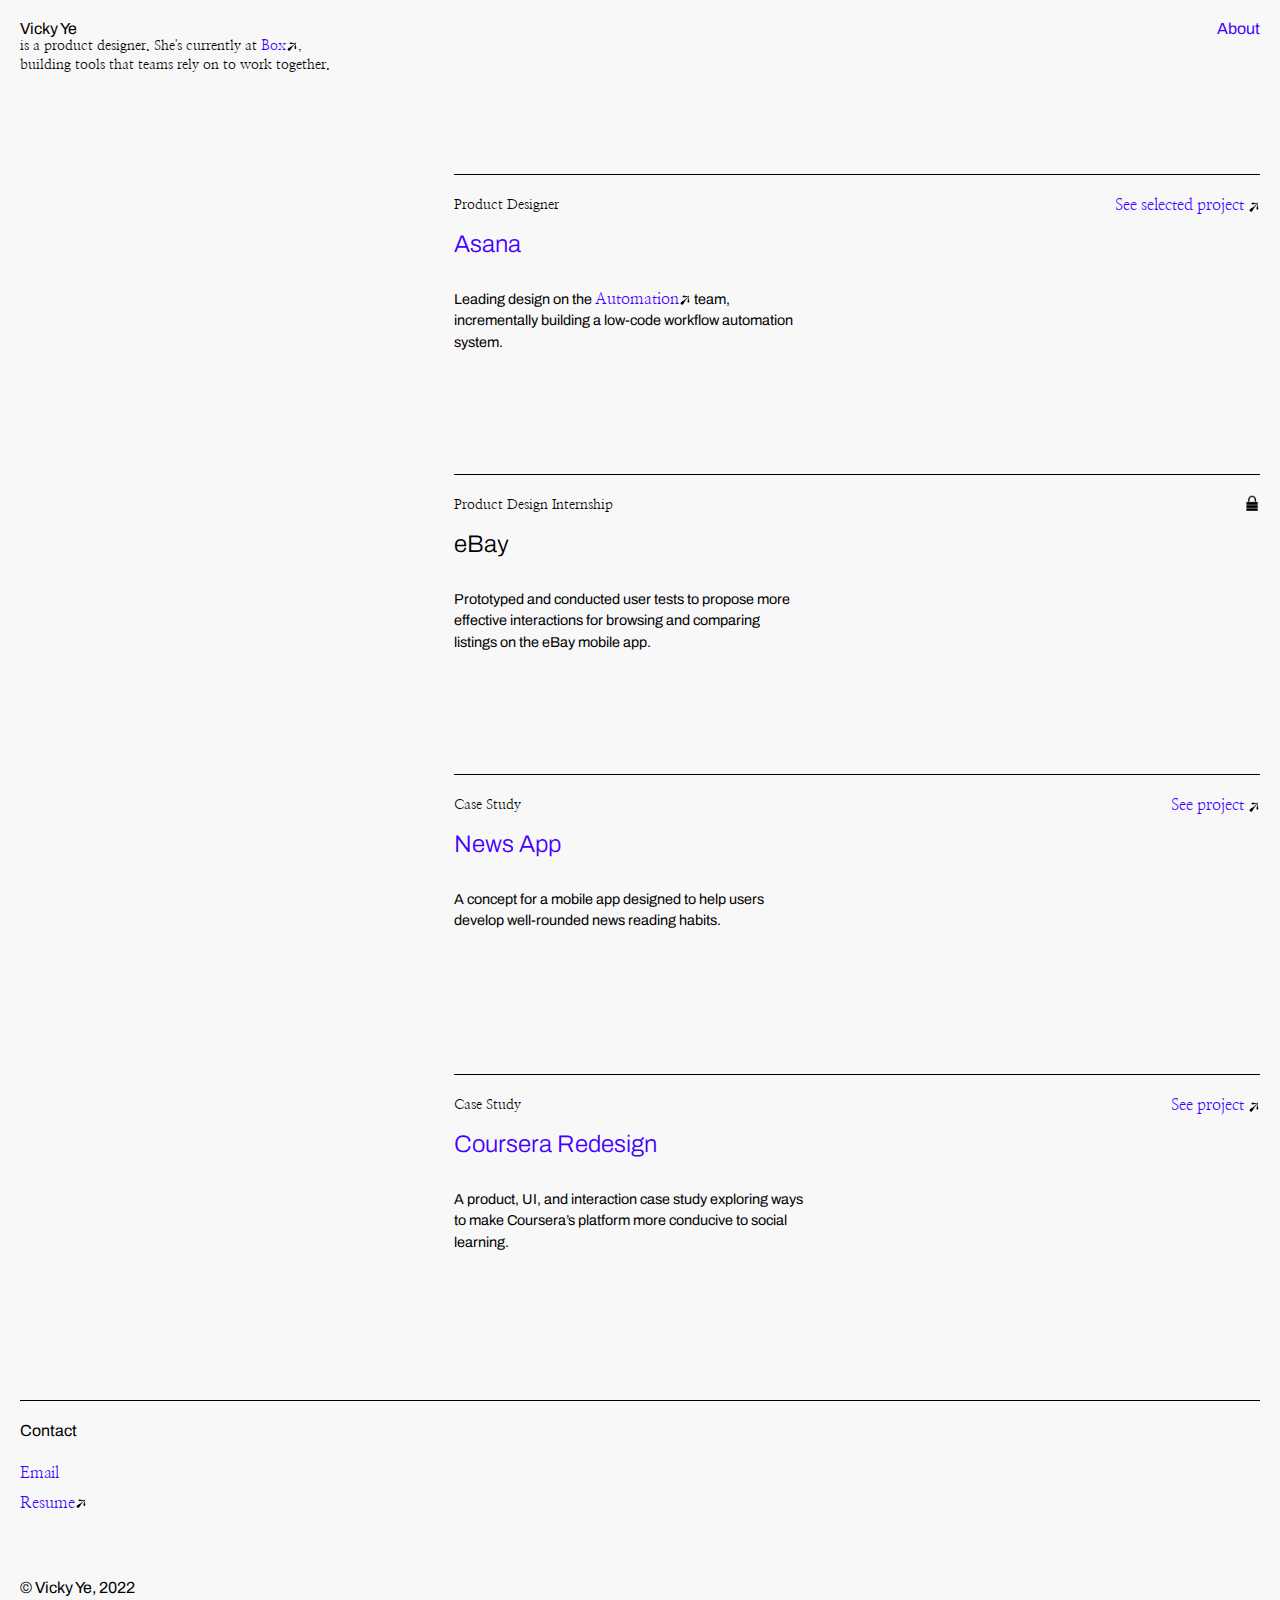
<file: index.html>
<!-- hi -->

<!DOCTYPE HTML>

<html lang="en">
<head>
  <meta charset="utf-8">

  <title>Vicky Ye</title>
  <meta name="description" content="Vicky Ye Portfolio">
  <meta name="author" content="Vicky Ye">
  <meta name="viewport" content="width=device-width, initial-scale=1, maximum-scale=1" />

  <!-- <link rel="stylesheet" href="https://maxcdn.bootstrapcdn.com/bootstrap/4.1.3/css/bootstrap.min.css"> -->
  <link rel="stylesheet" href="css/style.css">
  <link rel="shortcut icon" type="image/png" href="images/favicon.png"/>

  <!-- <link rel="preconnect" href="https://fonts.googleapis.com">
  <link rel="preconnect" href="https://fonts.gstatic.com" crossorigin> -->
  <!-- <link href="https://fonts.googleapis.com/css2?family=Nanum+Myeongjo&family=Xanh+Mono:ital@0;1&display=swap" rel="stylesheet"> -->
  <link rel="preconnect" href="https://fonts.googleapis.com">
  <link rel="preconnect" href="https://fonts.gstatic.com" crossorigin>
  <link href="https://fonts.googleapis.com/css2?family=Archivo:wght@300;400&family=Nanum+Myeongjo:wght@700&display=swap" rel="stylesheet">


  <!-- <link href="https://fonts.googleapis.com/css2?family=Markazi+Text:wght@400;600&display=swap" rel="stylesheet"> -->
  <!-- <link href="https://fonts.googleapis.com/css?family=Lato|Spectral:300,800&display=swap" rel="stylesheet"> -->
  <!-- <link href="https://fonts.googleapis.com/css?family=Martel+Sans&display=swap" rel="stylesheet"> -->
  <link rel="icon" href="images/favicon.png" sizes="32x32" type="image/png">

  <script src="https://ajax.googleapis.com/ajax/libs/jquery/3.3.1/jquery.min.js"></script>
  <script src="https://cdnjs.cloudflare.com/ajax/libs/popper.js/1.14.3/umd/popper.min.js"></script>
  <!-- <script src="https://maxcdn.bootstrapcdn.com/bootstrap/4.1.3/js/bootstrap.min.js"></script> -->

  <script src="js/jquery-3.4.1.min.js"></script>
  <script src="js/jquery-ui.min.js"></script>
  <!-- <script src="js/cursor.js"></script> -->
  <!-- <script src="js/titlefx.js"></script> -->

  <!-- Global site tag (gtag.js) - Google Analytics -->
  <script async src="https://www.googletagmanager.com/gtag/js?id=UA-126299862-1"></script>
  <script>
    window.dataLayer = window.dataLayer || [];
    function gtag(){dataLayer.push(arguments);}
    gtag('js', new Date());

    gtag('config', 'UA-126299862-1');
  </script>

</head>

<body>

  <div class="container" style="min-height:100vh;">

    <div class="header">
        <div class="header-left">
          Vicky Ye
        </div>
        <div class="header-right">
            <a href="./about.html" class="nav">About</a>
        </div>
        <p>is a product designer. She's currently at <a href="https://www.box.com/">Box</a><img class="textimg" src="images/linkarrow.png">, building tools that teams rely on to work together.</p>
    </div>

    <div class="main">

      <div class="intro">

        <!-- <h1>Vicky Ye is a product designer currently building work management tools at <a href="https://asana.com/">Asana</a><img class="textimg" src="images/linkarrow.png">.</h1> -->
        <!-- <p>⤳ is a product designer based in San Francisco. Currently at Asana↗ and previously at eBay↗. ❡</p> -->

      </div>


      <div class="content">

        <div class="row">
          <div class="rowimg"></div>

          <div class="topline" style="text-align:left;">
              Product Designer
              <span style="float:right;">
                  <a href="./task_templates.html">See selected project</a> <img class="textimg" src="images/linkarrow.png">
              </span>
            <h1><a href="./task_templates.html"><span class="rowtitle">Asana</span></a></h1>
            <p>Leading design on the <a href="https://asana.com/product/automation" target="_blank">Automation</a><img class="textimg" src="images/linkarrow.png"> team, incrementally building a low-code workflow automation system.
            </p>
          </div>

        </div>


        <div class="row">
          <div class="rowimg"></div>

            <div class="topline" style="text-align:left;">
                Product Design Internship
                <span style="float:right;">
                    <img style="width:16px" src="images/lock.png">
                </span>

            <h1><span class="rowtitle">eBay</span></h1>

            <p>Prototyped and conducted user tests to propose more effective interactions for browsing and comparing listings on the eBay mobile app.</p>
          </div>

        </div>


        <div class="row">
          <div class="rowimg"></div>

          <div class="topline" style="text-align:left;">
              Case Study
              <span style="float:right;">
                  <a href="./news.html">See project</a> <img class="textimg" src="images/linkarrow.png">
              </span>

            <h1><a href="./news.html"><span class="rowtitle">News App</span></a></h1>

            <p>A concept for a mobile app designed to help users develop well-rounded news reading habits.
            </p>
          </div>

        </div>


        <div class="row">
          <div class="rowimg"></div>

          <div class="topline" style="text-align:left;">
              Case Study
              <span style="float:right;">
                  <a href="./coursera.html">See project</a> <img class="textimg" src="images/linkarrow.png">
              </span>

            <h1><a href="./coursera.html"><span class="rowtitle">Coursera Redesign</span></a></h1>

            <p>A product, UI, and interaction case study exploring ways to make Coursera’s platform more conducive to social learning.
            </p>
          </div>

        </div>


        <!-- <div class="row">
          <div class="rowimg"></div>

          <div class="topline" style="text-align:left;">
            <h1 style="float:left;"><a href="./misc"><span class="rowtitle">Other stuff</span></a></h1>
              <span style="float:right;">
                  <a href="/asana">See non-work stuff</a> <img class="textimg" src="images/linkarrow.png">
              </span>
          </div>

          <p>The byproducts of dabblings outside of just drawing rectangles: motion design, interaction design concepts, past print design and branding projects, etc.</p>

        </div> -->


      </div>



    </div>


    <footer style="clear: both;">
      <div class="foot">
        <h1>Contact</h1>

          <div class="click-to-copy-container">
            <button class="click-to-copy"title="Click to Copy Email Address">
              <span>Email</span>
            </button>
            <span>Copied</span>
          </div>

          <div>
            <a href="vickyye_resume.pdf" target="_blank" class="resume"><span>Resume</span></a><img class="textimg" src="images/linkarrow.png">
          </div>
          <br><br><br>
       <p>© Vicky Ye, 2022</p>
      </div>

    </footer>



  </div>



  <script src="js/copylink.js"></script>


</body>


</html>
</file>
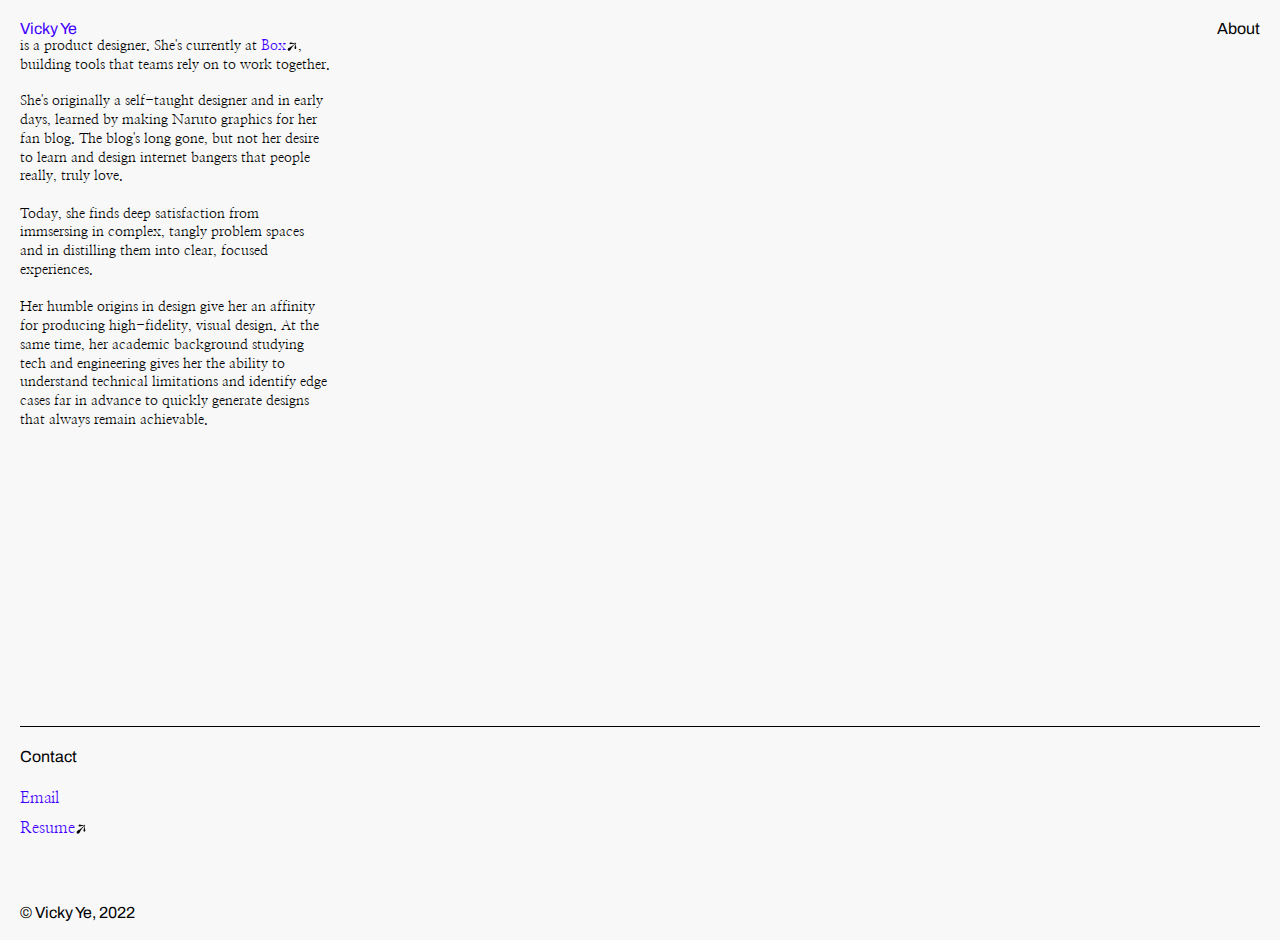
<file: about.html>
<!-- hi -->

<!DOCTYPE HTML>

<html lang="en">
<head>
  <meta charset="utf-8">

  <title>Vicky Ye</title>
  <meta name="description" content="Vicky Ye Portfolio">
  <meta name="author" content="Vicky Ye">
  <meta name="viewport" content="width=device-width, initial-scale=1, maximum-scale=1" />

  <!-- <link rel="stylesheet" href="https://maxcdn.bootstrapcdn.com/bootstrap/4.1.3/css/bootstrap.min.css"> -->
  <link rel="stylesheet" href="css/style.css">
  <link rel="shortcut icon" type="image/png" href="images/favicon.png"/>

  <!-- <link rel="preconnect" href="https://fonts.googleapis.com">
  <link rel="preconnect" href="https://fonts.gstatic.com" crossorigin> -->
  <!-- <link href="https://fonts.googleapis.com/css2?family=Nanum+Myeongjo&family=Xanh+Mono:ital@0;1&display=swap" rel="stylesheet"> -->
  <link rel="preconnect" href="https://fonts.googleapis.com">
  <link rel="preconnect" href="https://fonts.gstatic.com" crossorigin>
  <link href="https://fonts.googleapis.com/css2?family=Archivo:wght@300;400&family=Nanum+Myeongjo:wght@700&display=swap" rel="stylesheet">


  <!-- <link href="https://fonts.googleapis.com/css2?family=Markazi+Text:wght@400;600&display=swap" rel="stylesheet"> -->
  <!-- <link href="https://fonts.googleapis.com/css?family=Lato|Spectral:300,800&display=swap" rel="stylesheet"> -->
  <!-- <link href="https://fonts.googleapis.com/css?family=Martel+Sans&display=swap" rel="stylesheet"> -->
  <link rel="icon" href="images/favicon.png" sizes="32x32" type="image/png">

  <script src="https://ajax.googleapis.com/ajax/libs/jquery/3.3.1/jquery.min.js"></script>
  <script src="https://cdnjs.cloudflare.com/ajax/libs/popper.js/1.14.3/umd/popper.min.js"></script>
  <!-- <script src="https://maxcdn.bootstrapcdn.com/bootstrap/4.1.3/js/bootstrap.min.js"></script> -->

  <script src="js/jquery-3.4.1.min.js"></script>
  <script src="js/jquery-ui.min.js"></script>
  <!-- <script src="js/cursor.js"></script> -->
  <!-- <script src="js/titlefx.js"></script> -->

  <!-- Global site tag (gtag.js) - Google Analytics -->
  <script async src="https://www.googletagmanager.com/gtag/js?id=UA-126299862-1"></script>
  <script>
    window.dataLayer = window.dataLayer || [];
    function gtag(){dataLayer.push(arguments);}
    gtag('js', new Date());

    gtag('config', 'UA-126299862-1');
  </script>

</head>

<body>

<div class="container" style="min-height:100vh;">

  <div class="main">

    <div class="header">
        <div class="header-left">
          <a href="./index.html">Vicky Ye</a>
        </div>
        <div class="header-right">
            About
        </div>
        <p>is a product designer. She's currently at <a href="https://www.box.com/">Box</a><img class="textimg" src="images/linkarrow.png">, building tools that teams rely on to work together.</p>
    </div>

    <br>

    <div class="header">
      <p>
        She's originally a self-taught designer and in early days, learned by making Naruto graphics for her fan blog. The blog's long gone, but not her desire to learn and design internet bangers that people really, truly love. <br><br>
        Today, she finds deep satisfaction from immsersing in complex, tangly problem spaces and in distilling them into clear, focused experiences.<br><br>
        Her humble origins in design give her an affinity for producing high-fidelity, visual design.
        At the same time, her academic background studying tech and engineering gives her the ability to understand technical limitations and identify edge cases far in advance to quickly generate designs that always remain achievable.
      </p>
    </div>

  </div>

  <footer style="clear: both;">
    <div class="foot">
      <h1>Contact</h1>

        <div class="click-to-copy-container">
          <button class="click-to-copy"title="Click to Copy Email Address">
            <span>Email</span>
          </button>
          <span>Copied</span>
        </div>

        <div>
          <a href="vickyye_resume.pdf" target="_blank" class="resume"><span>Resume</span></a><img class="textimg" src="images/linkarrow.png">
        </div>
        <br><br><br>
     <p>© Vicky Ye, 2022</p>
    </div>

  </footer>


</div>

    <script src="js/copylink.js"></script>


  </body>


  </html>
</file>
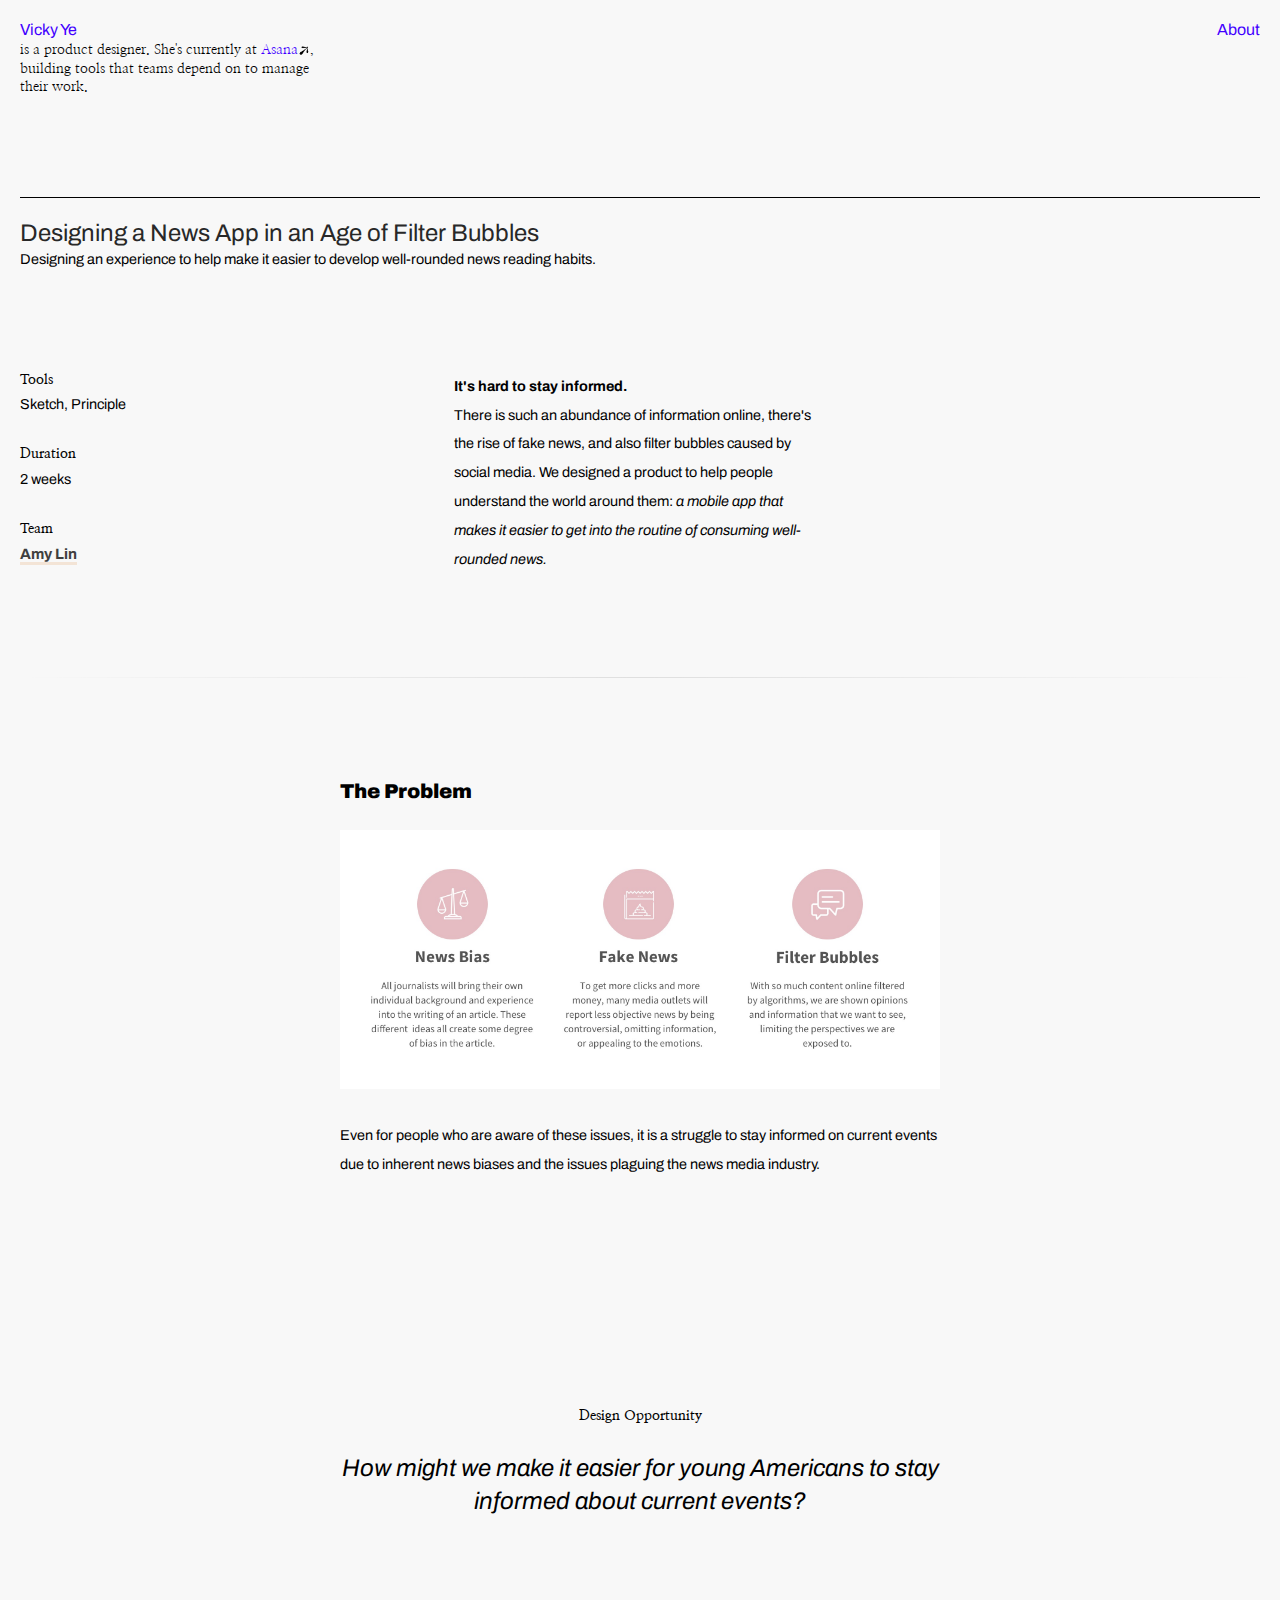
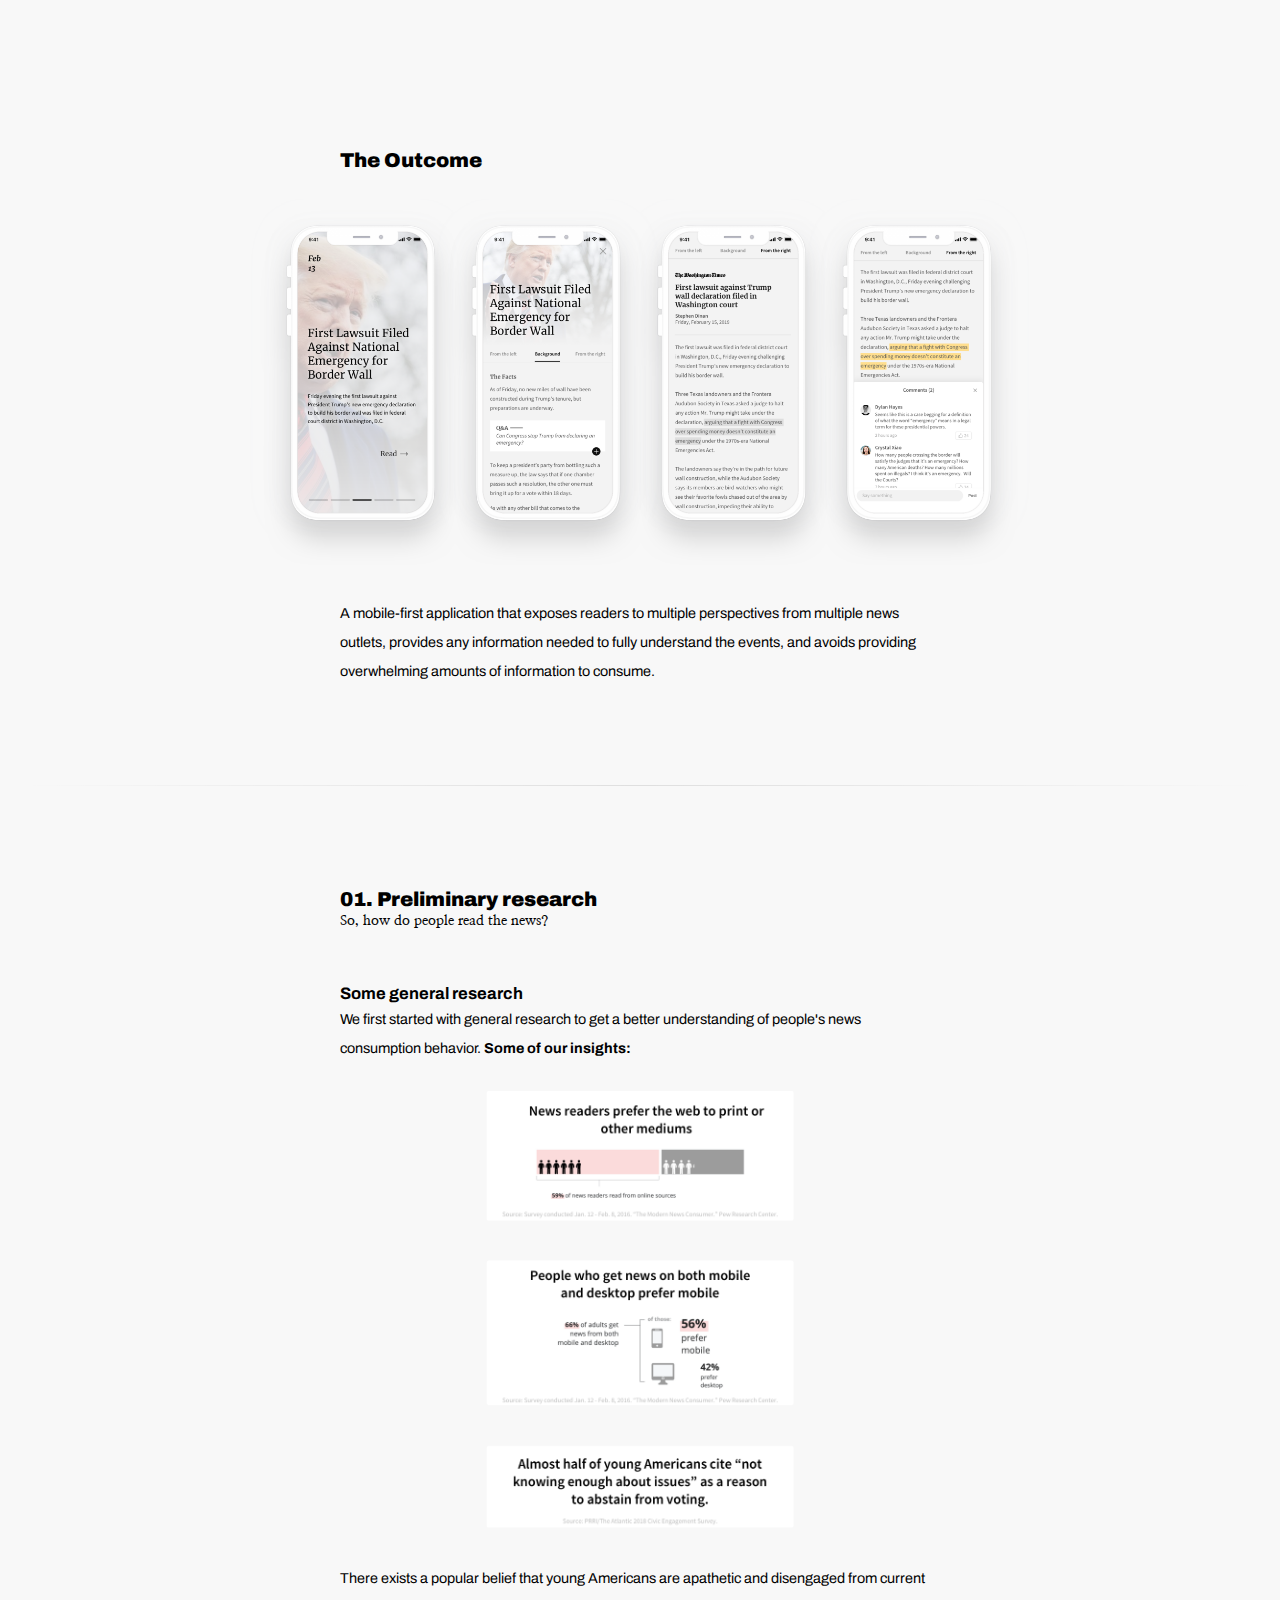
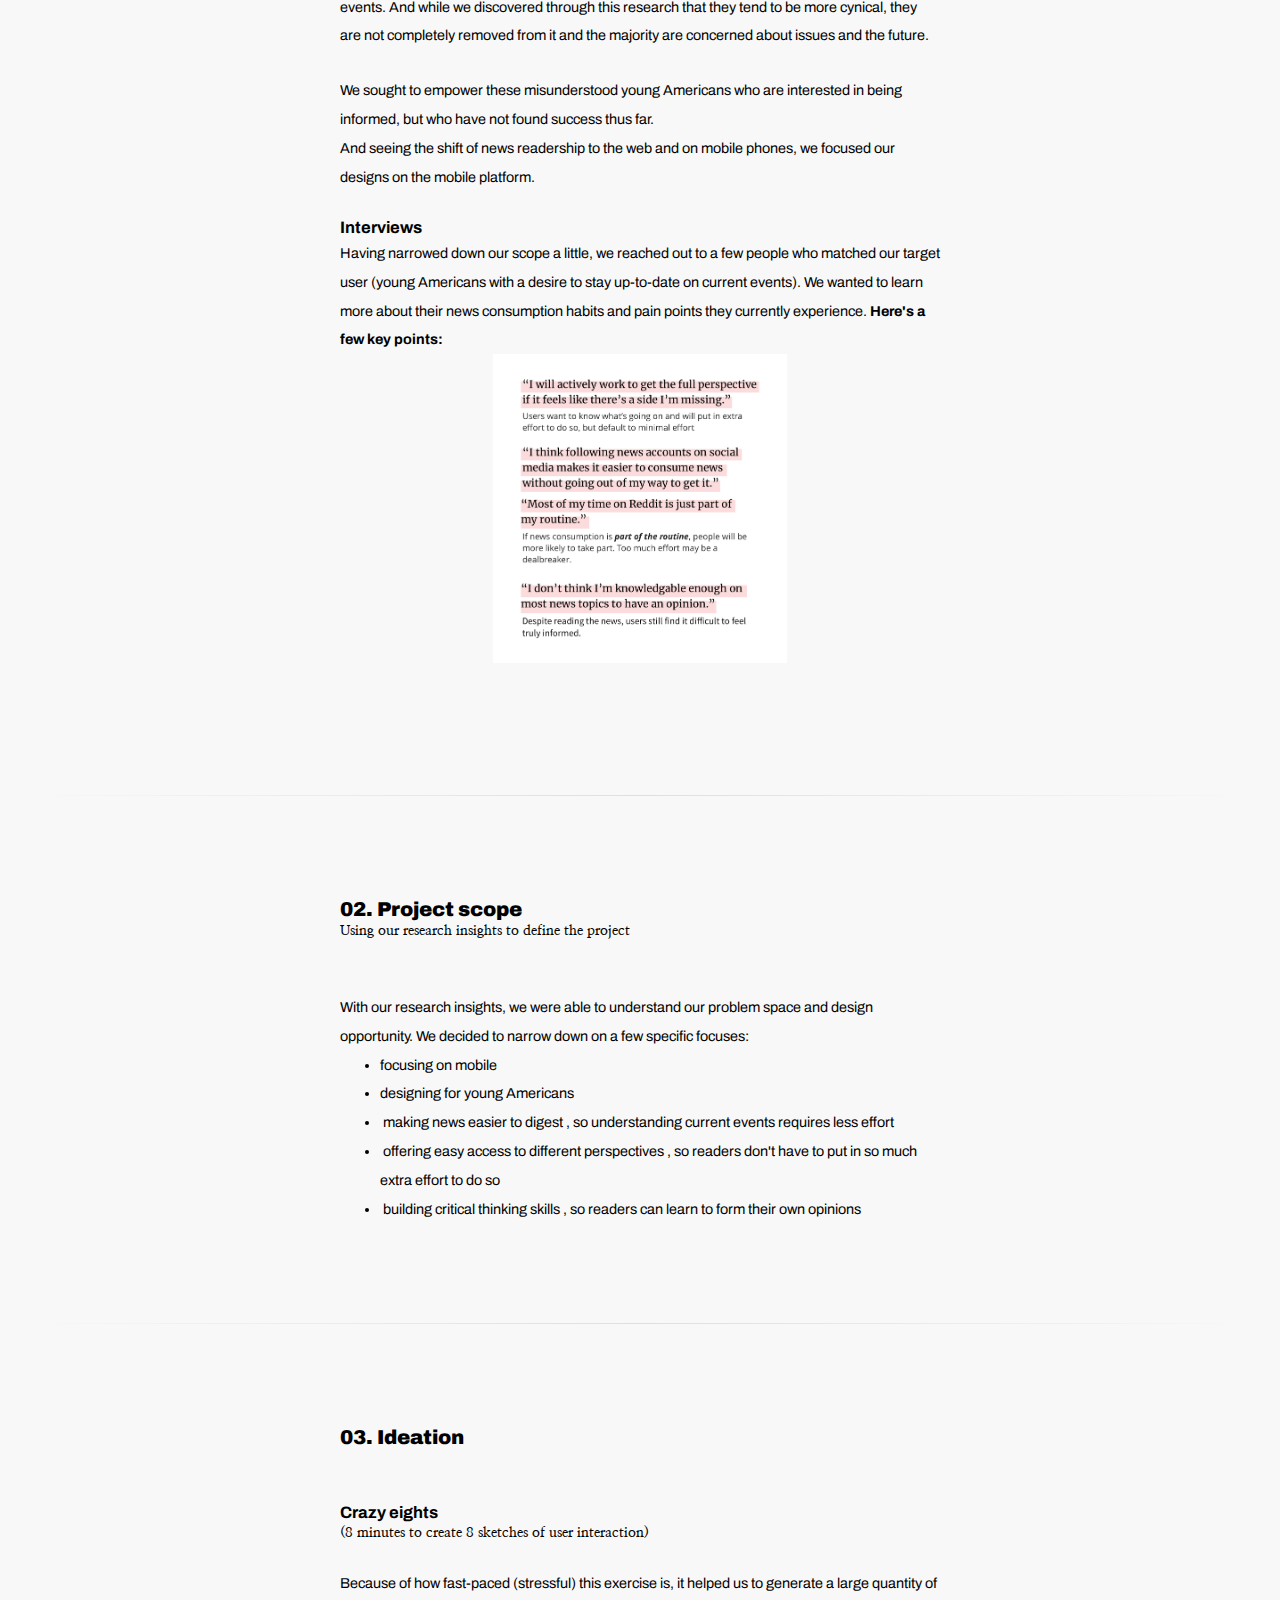
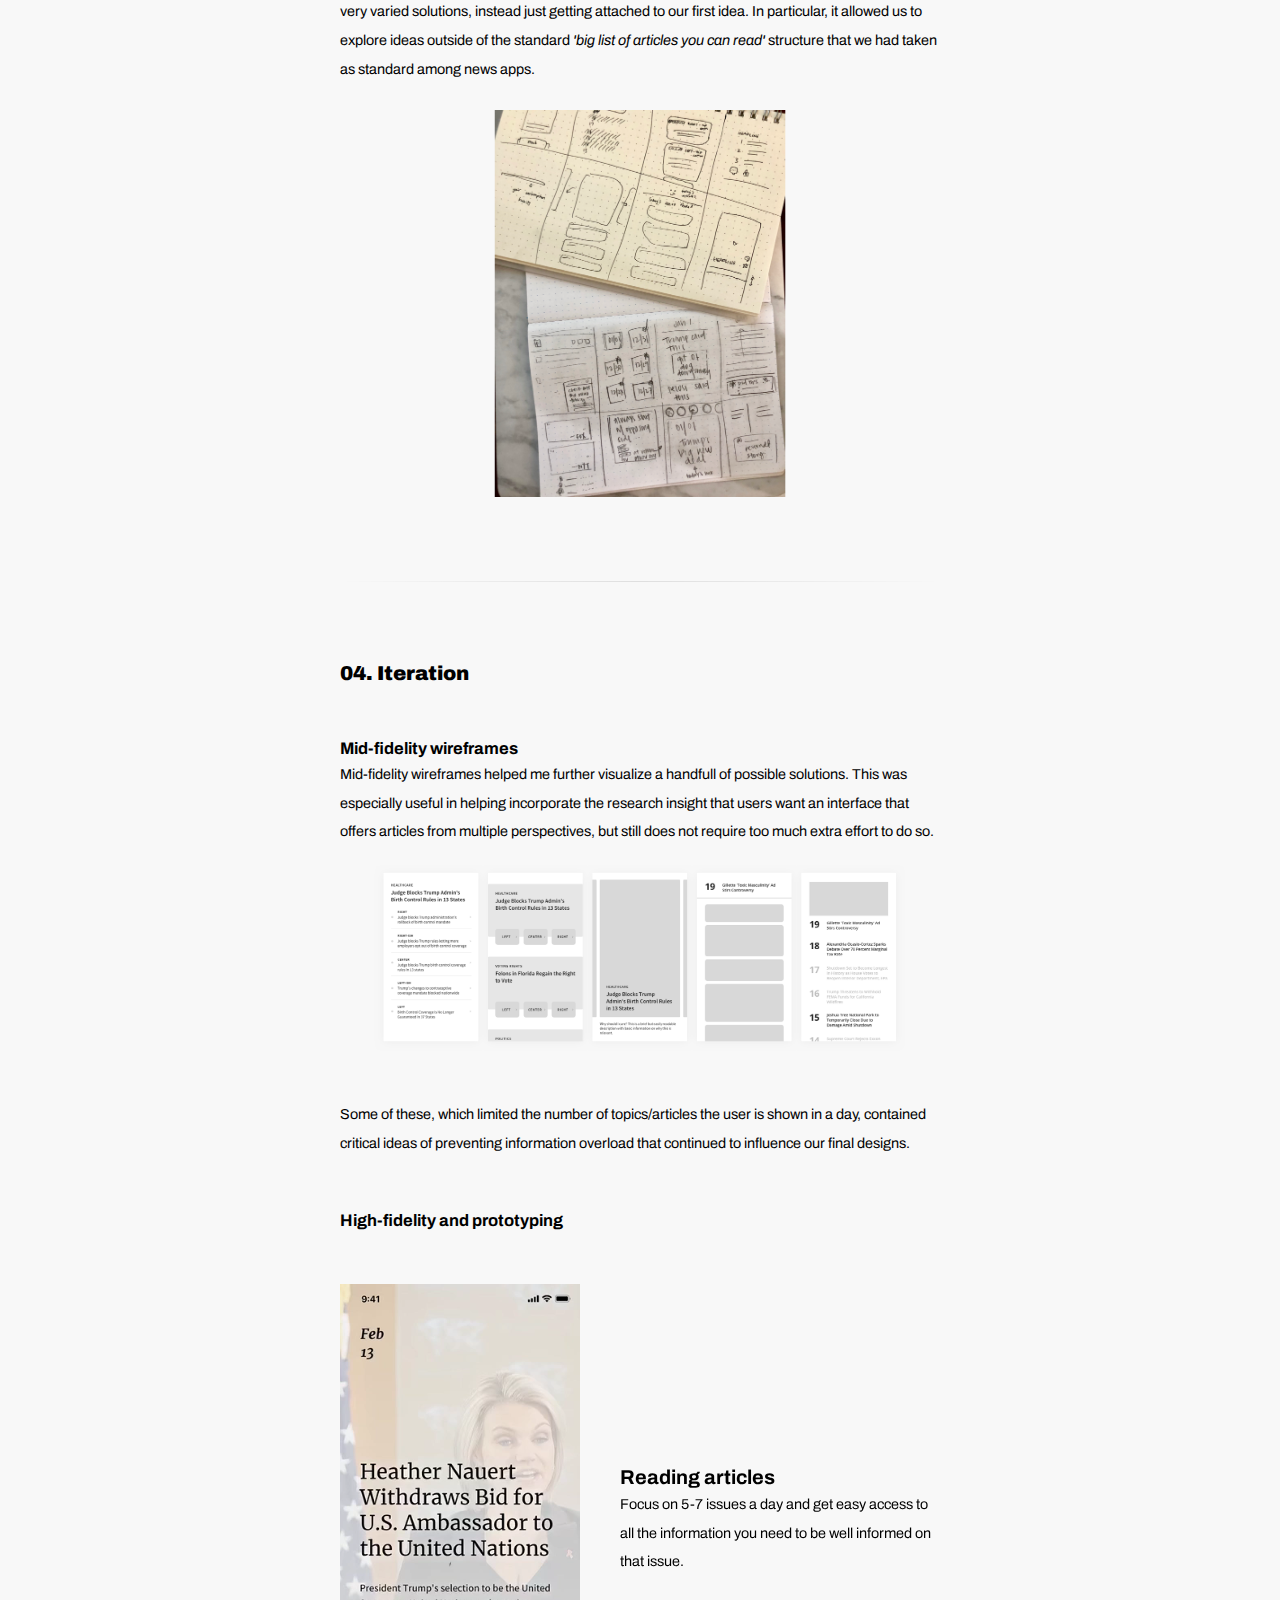
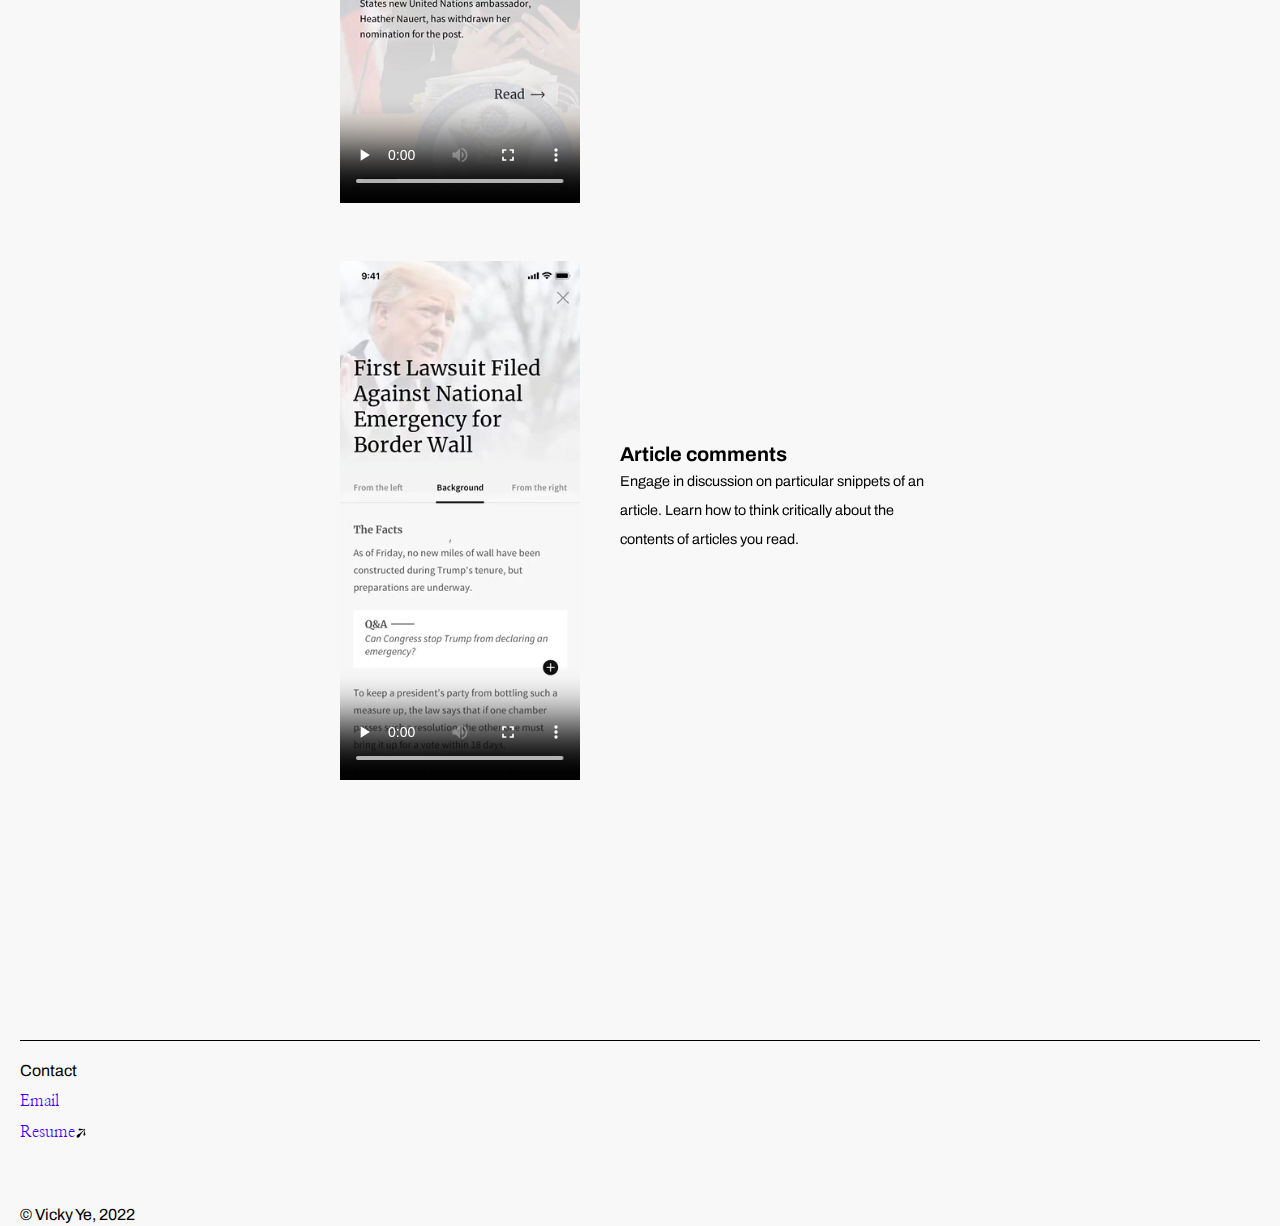
<file: news.html>
<!-- hi -->

<!DOCTYPE HTML>

<html lang="en">
<head>
  <meta charset="utf-8">

  <title>Vicky Ye</title>
  <meta name="description" content="Vicky Ye Portfolio">
  <meta name="author" content="Vicky Ye">
  <meta name="viewport" content="width=device-width, initial-scale=1, maximum-scale=1" />

  <!-- <link rel="stylesheet" href="https://maxcdn.bootstrapcdn.com/bootstrap/4.1.3/css/bootstrap.min.css"> -->
  <link rel="stylesheet" href="css/pagestyle.css">
  <link rel="shortcut icon" type="image/png" href="images/favicon.png"/>

  <!-- <link rel="preconnect" href="https://fonts.googleapis.com">
  <link rel="preconnect" href="https://fonts.gstatic.com" crossorigin> -->
  <!-- <link href="https://fonts.googleapis.com/css2?family=Nanum+Myeongjo&family=Xanh+Mono:ital@0;1&display=swap" rel="stylesheet"> -->
  <link rel="preconnect" href="https://fonts.googleapis.com">
  <link rel="preconnect" href="https://fonts.gstatic.com" crossorigin>
  <link href="https://fonts.googleapis.com/css2?family=Archivo:wght@300;400&family=Nanum+Myeongjo:wght@700&display=swap" rel="stylesheet">


  <!-- <link href="https://fonts.googleapis.com/css2?family=Markazi+Text:wght@400;600&display=swap" rel="stylesheet"> -->
  <!-- <link href="https://fonts.googleapis.com/css?family=Lato|Spectral:300,800&display=swap" rel="stylesheet"> -->
  <!-- <link href="https://fonts.googleapis.com/css?family=Martel+Sans&display=swap" rel="stylesheet"> -->
  <link rel="icon" href="images/favicon.png" sizes="32x32" type="image/png">

  <script src="https://ajax.googleapis.com/ajax/libs/jquery/3.3.1/jquery.min.js"></script>
  <script src="https://cdnjs.cloudflare.com/ajax/libs/popper.js/1.14.3/umd/popper.min.js"></script>
  <!-- <script src="https://maxcdn.bootstrapcdn.com/bootstrap/4.1.3/js/bootstrap.min.js"></script> -->

  <script src="js/jquery-3.4.1.min.js"></script>
  <script src="js/jquery-ui.min.js"></script>
  <!-- <script src="js/cursor.js"></script> -->
  <!-- <script src="js/titlefx.js"></script> -->

  <!-- Global site tag (gtag.js) - Google Analytics -->
  <script async src="https://www.googletagmanager.com/gtag/js?id=UA-126299862-1"></script>
  <script>
    window.dataLayer = window.dataLayer || [];
    function gtag(){dataLayer.push(arguments);}
    gtag('js', new Date());

    gtag('config', 'UA-126299862-1');
  </script>

</head>

<body>

  <div class="container" style="min-height:100vh;">

    <div class="header">
        <div class="header-left">
          <a href="./index.html">Vicky Ye</a>
        </div>
        <div class="header-right">
            <a href="./about.html" class="nav">About</a>
        </div>
        <p>is a product designer. She's currently at <a href="https://asana.com/">Asana</a><img class="textimg" src="images/linkarrow.png">, building tools that teams depend on to manage their work.</p>
    </div>

    <div class="main">





    <div class="pMain">

      <div class="pGroupOne">
        <div class="ptitle">
          <h1>Designing a News App in an Age of Filter Bubbles</h1>
          <p>Designing an experience to help make it easier to develop well-rounded news reading habits.</p>
        </div>
        <!-- <img src="images/newsp.png"> -->
      </div>


      <div class="row">
        <div class="rowimg">
          <h6>Tools</h6>
          <p>Sketch, Principle</p><br/><br>
          <h6>Duration</h6>
          <p>2 weeks</p><br/><br>
          <h6>Team</h6>
          <p><a href="https://www.amydianelin.com/" class="underlinelinks">Amy Lin</a></p><br/>
        </div>

          <div style="text-align:left;">
            <p>
              <strong>It's hard to stay informed.</strong>
            </p><br/>
            <p>
                  There is such an abundance of information online, there's the rise of fake news, and also filter bubbles caused by social media. We designed a product to help people understand the world around them: <i>a mobile app that makes it easier to get into the routine of consuming well-rounded news.</i>
            </p><br/><br/>
        </div>

      </div><br><br><br>


  <hr/>

      <div class="pGroupLight">
        <h4><strong>The Problem</strong></h4><br/>
        <img src="images/newsproblems.png" style="width:100%;"><br><br>
        <p>
            Even for people who are aware of these issues, it is a struggle to stay informed on current events due to inherent news biases and the issues plaguing the news media industry.
        </p><br/>

        <br/><br>

        <div class="designopp">
            <h6>Design Opportunity</h6><br>
            <p id="dopp">How might we make it easier for young Americans to stay informed about current events?</p>
        </div><br><br><br>

        <h4><strong>The Outcome</strong></h4><br/>
        <img src="images/newsscreens.png" style="width:140%;margin-left:-20%;"><br><br>
        <p>
                A mobile-first application that exposes readers to multiple perspectives from multiple news outlets, provides any information needed to fully understand the events, and avoids providing overwhelming amounts of information to consume.
        </p>

    </div>
  <hr/>
      <div class="pGroupLight" id="part1">

        <h4><strong>01. Preliminary research</strong></h4>
        <h6>So, how do people read the news?</h6><br><br>

        <h5>Some general research</h5>
        <p>We first started with general research to get a better understanding of people's news consumption behavior. <strong>Some of our insights:</strong></p><br/>
        <div style="text-align:center;">
        <img src="images/newsinsight2.png" style="width:60%;"><br><br>
        <img src="images/newsinsight3.png" style="width:60%;"><br><br>
        <img src="images/newsinsight1.png" style="width:60%;"><br><br>
        </div>
        <p>There exists a popular belief that young Americans are apathetic and disengaged from current events. And while we discovered through this research that they tend to be more cynical, they are not completely removed from it and the majority are concerned about issues and the future.</p><br>
        <p>We sought to empower these misunderstood young Americans who are interested in being informed, but who have not found success thus far.</p>
        <p>And seeing the shift of news readership to the web and on mobile phones, we focused our designs on the mobile platform.</p><br/>

        <h5>Interviews</h5>
        <p>Having narrowed down our scope a little, we reached out to a few people who matched our target user (young Americans with a desire to stay up-to-date on current events). We wanted to learn more about their news consumption habits and pain points they currently experience. <strong>Here's a few key points:</strong></p>
        <div style="text-align:center;">
          <img src="images/newsinterview.png" style="width:60%;"><br><br>
        </div>

      </div>
      <hr/>
      <div class="pGroupLight" id="part2">
        <h4><strong>02. Project scope</strong></h4>
        <h6>Using our research insights to define the project</h6><br><br>

        <p>With our research insights, we were able to understand our problem space and design opportunity. We decided to narrow down on a few specific focuses:</p>
        <ul>
            <li>focusing on mobile</li>
            <li>designing for young Americans</li>
            <li><span class="highlight">making news easier to digest</span>, so understanding current events requires less effort</li>
            <li><span class="highlight">offering easy access to different perspectives</span>, so readers don't have to put in so much extra effort to do so</li>
            <li><span class="highlight">building critical thinking skills</span>, so readers can learn to form their own opinions</li>
        </ul>


      </div>

      <hr/>
      <div class="pGroupLight" id="part3">
        <h4><strong>03. Ideation</strong></h4><br><br>

        <h5>Crazy eights</h5>
        <h6>(8 minutes to create 8 sketches of user interaction)</h6><br>
        <p>Because of how fast-paced (stressful) this exercise is, it helped us to generate a large quantity of very varied solutions, instead just getting attached to our first idea. In particular, it allowed us to explore ideas outside of the standard <i>'big list of articles you can read'</i> structure that we had taken as standard among news apps.</p><br/>
        <img src="images/newscrazy8.png" style="width:100%;"><br><br><br><br>

        <hr/><br><br><br>

        <h4><strong>04. Iteration</strong></h4><br><br>

        <h5>Mid-fidelity wireframes</h5>
        <p>Mid-fidelity wireframes helped me further visualize a handfull of possible solutions. This was especially useful in helping incorporate the research insight that users want an interface that offers articles from multiple perspectives, but still does not require too much extra effort to do so.</p>
        <img src="images/newslofis.png" style="width:100%;"><br><br>
        <p>Some of these, which limited the number of topics/articles the user is shown in a day, contained critical ideas of preventing information overload that continued to influence our final designs.</p>
        <br><br>
        <h5>High-fidelity and prototyping</h5>


        <div class='hifi'>

            <div class='leftv vid'>
                    <video width="244" height="528" controls autoplay>
                      <source src="images/newsprototype1.mp4" type="video/mp4">
                    </video>
            </div>
            <div class='rightv '>
                <h4>Reading articles</h4>
                <p>Focus on 5-7 issues a day and get easy access to all the information you need to be well informed on that issue. </p>
            </div>

        </div>



        <div class='hifi'>

                <div class='leftv vid'>
                        <video width="244" height="528" src="/images/newsprototype2.mp4" controls autoplay>
                        </video>
                </div>
                <div class='rightv '>
                    <h4>Article comments</h4>
                    <p>Engage in discussion on particular snippets of an article. Learn how to think critically about the contents of articles you read.</p>
                </div>

            </div>


    </div>

      <!-- <hr/> -->

    </div>








  </div>


  <footer style="clear: both;">
    <div class="foot">
      <h1>Contact</h1>

        <div class="click-to-copy-container">
          <button class="click-to-copy"title="Click to Copy Email Address">
            <span>Email</span>
          </button>
          <span>Copied</span>
        </div>

        <div>
          <a href="vickyye_resume.pdf" target="_blank" class="resume"><span>Resume</span></a><img class="textimg" src="images/linkarrow.png">
        </div>
        <br><br><br>
     <p>© Vicky Ye, 2022</p>
    </div>

  </footer>



</div>



<script src="js/copylink.js"></script>


</body>


</html>
</file>
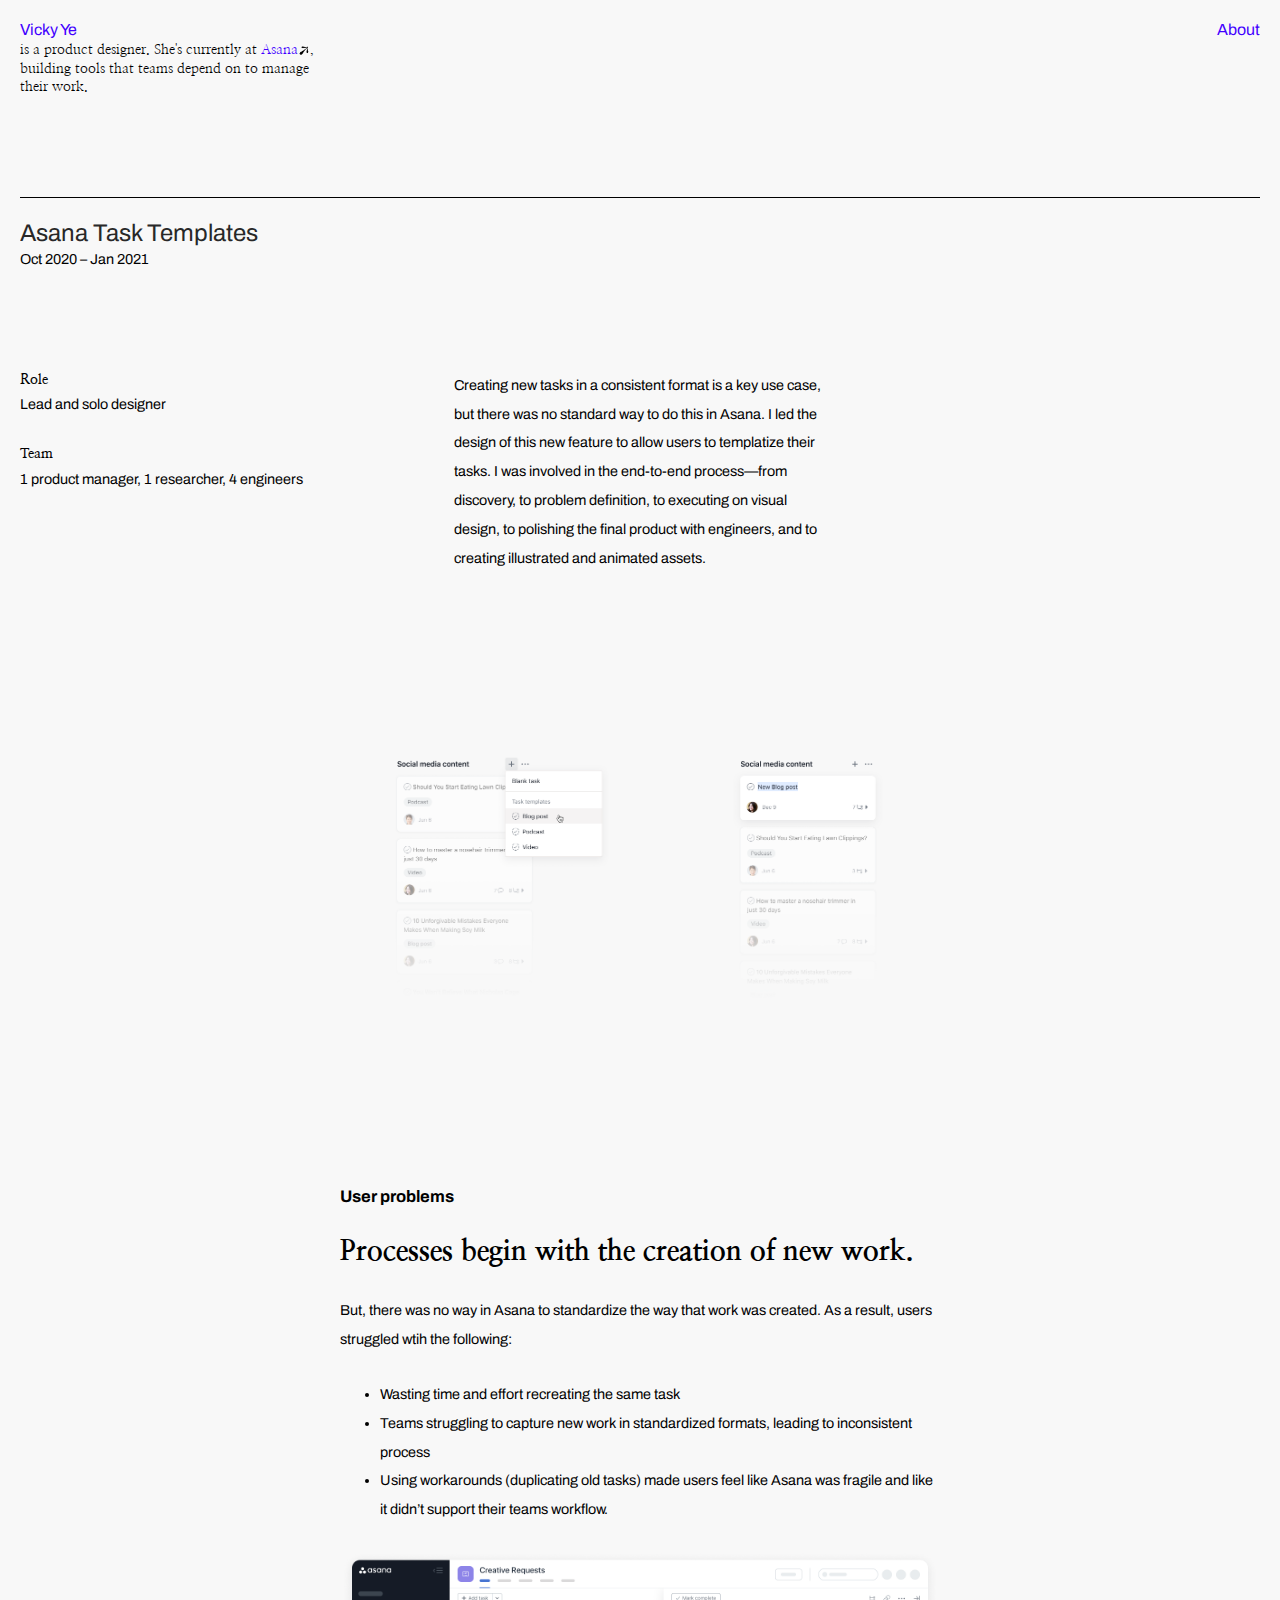
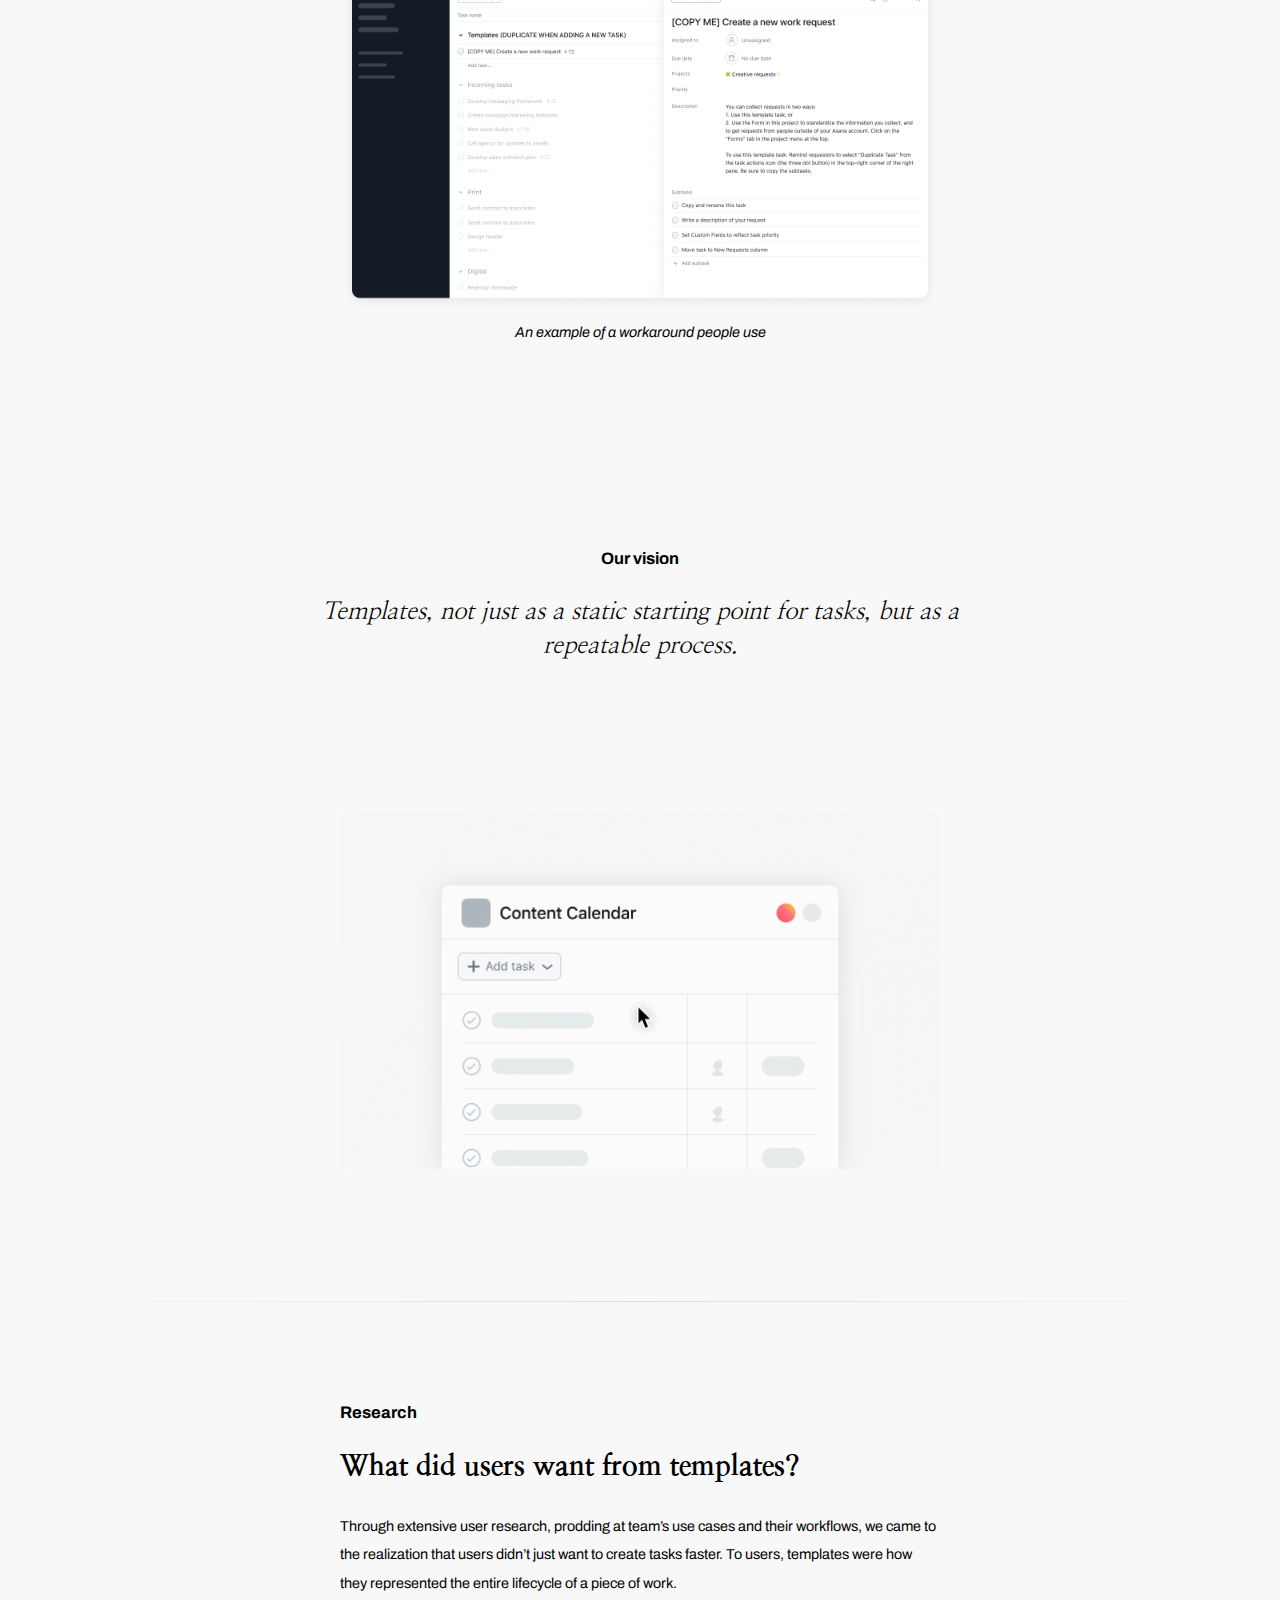
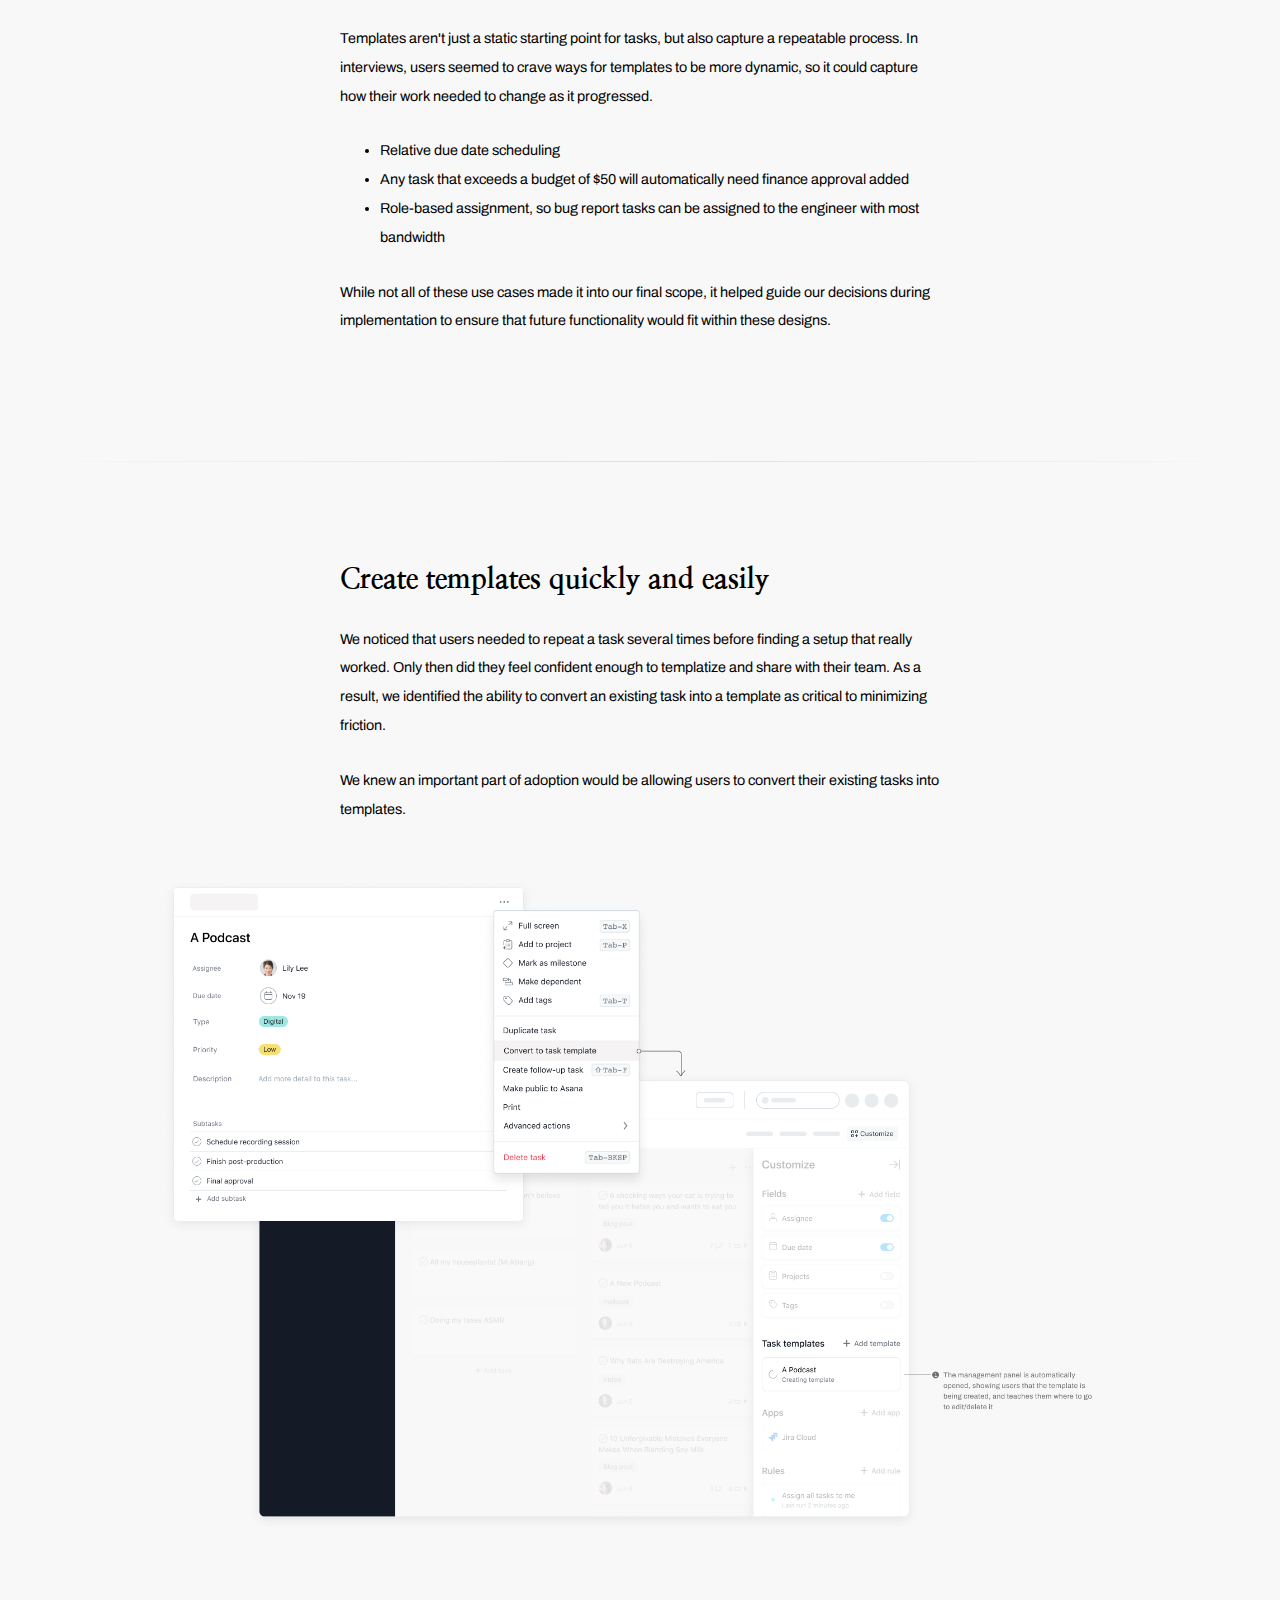
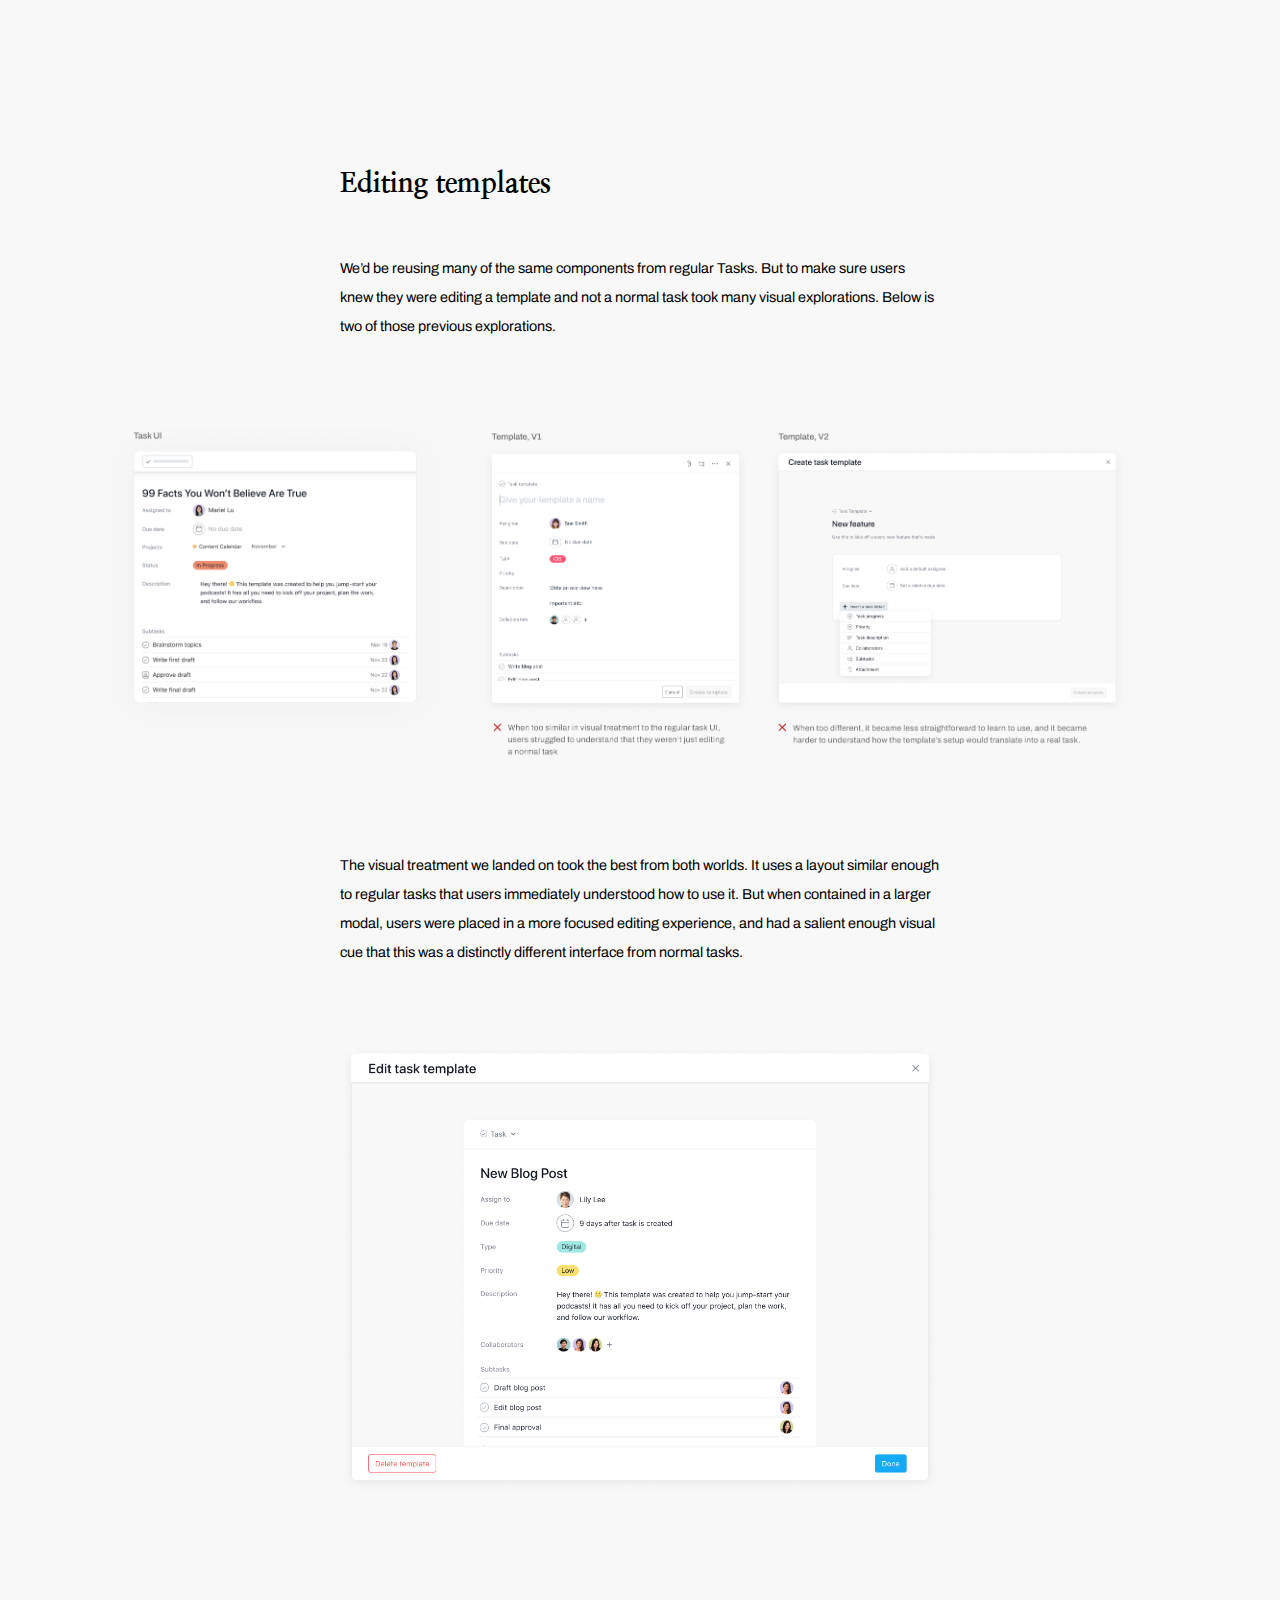
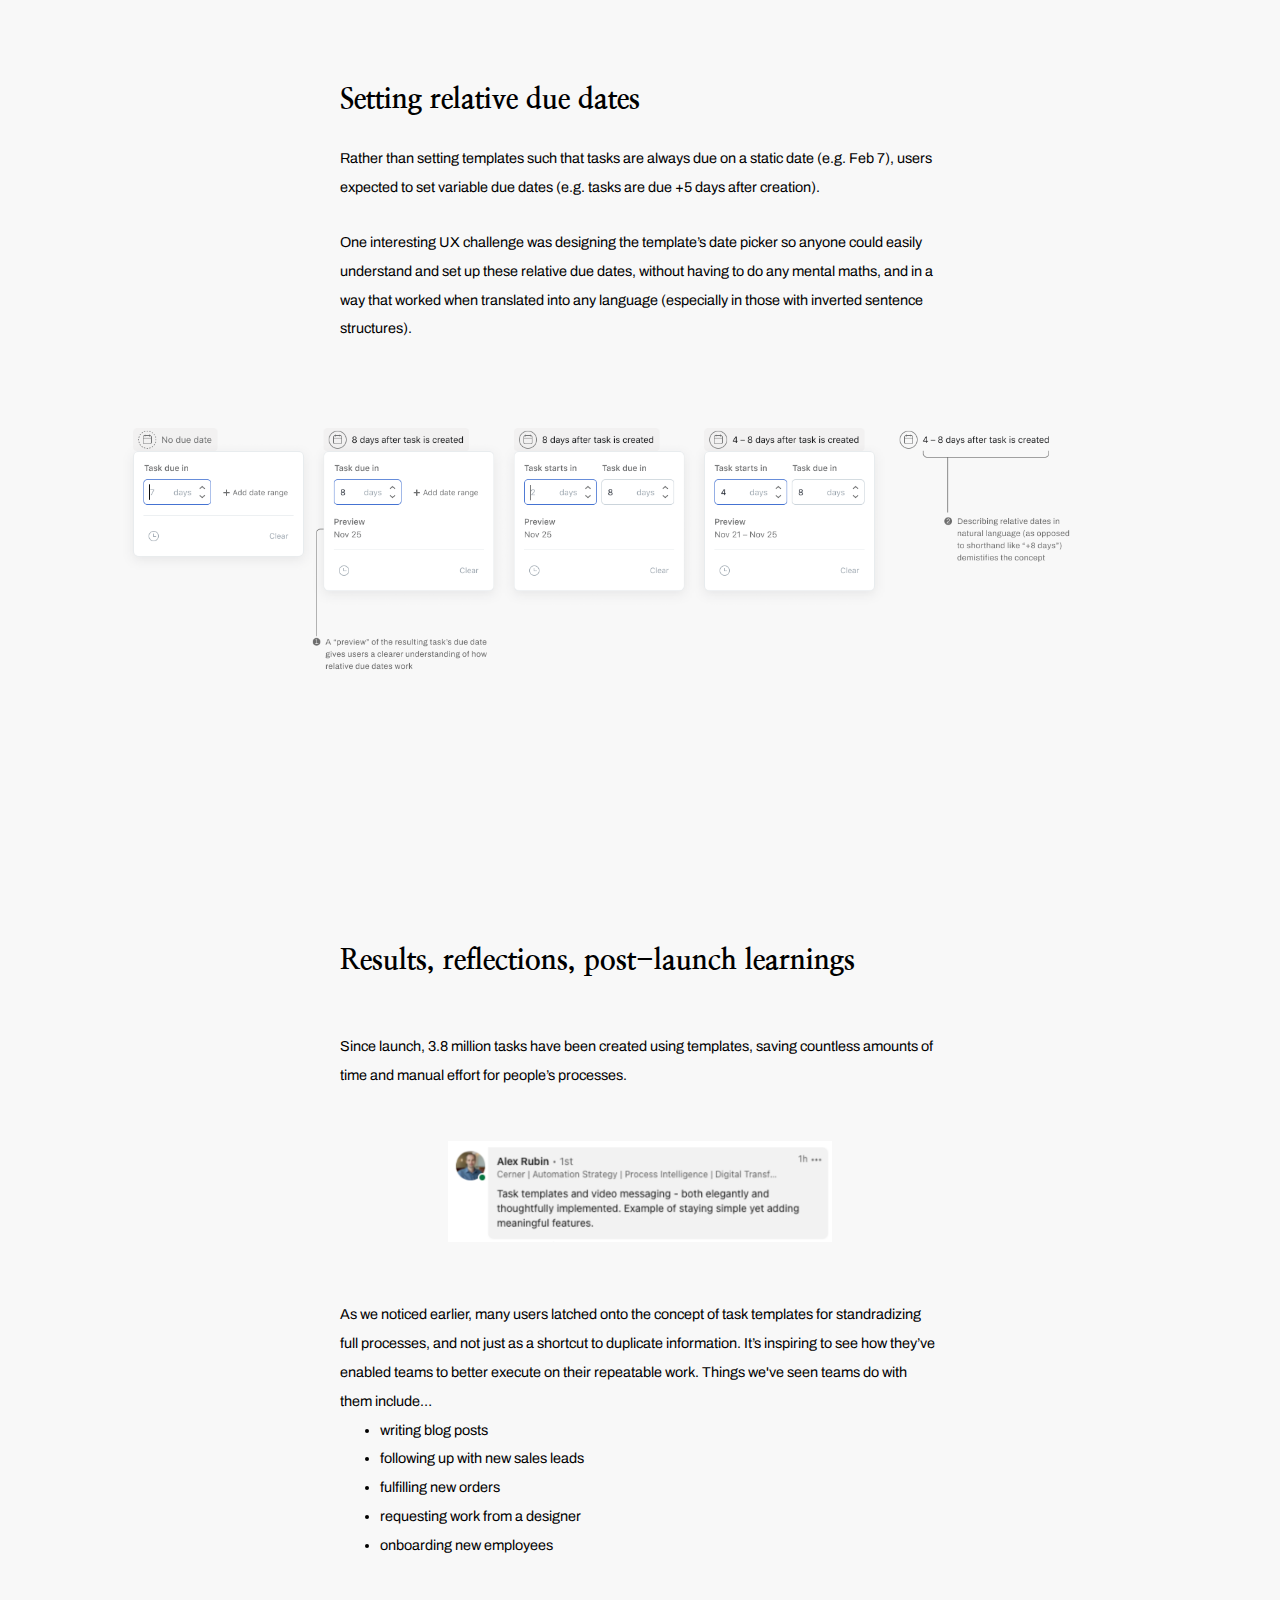
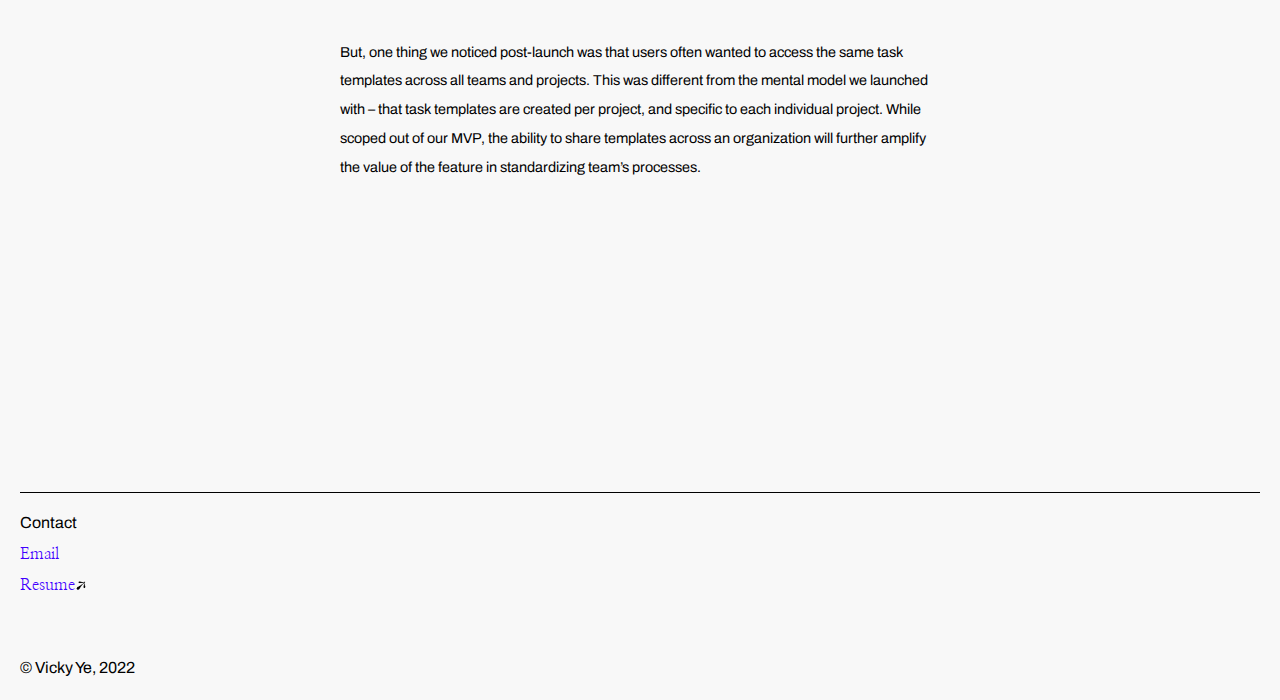
<file: task_templates.html>
<!-- hi -->

<!DOCTYPE HTML>

<html lang="en">
<head>
  <meta charset="utf-8">

  <title>Vicky Ye</title>
  <meta name="description" content="Vicky Ye Portfolio">
  <meta name="author" content="Vicky Ye">
  <meta name="viewport" content="width=device-width, initial-scale=1, maximum-scale=1" />

  <!-- <link rel="stylesheet" href="https://maxcdn.bootstrapcdn.com/bootstrap/4.1.3/css/bootstrap.min.css"> -->
  <link rel="stylesheet" href="css/pagestyle.css">
  <link rel="shortcut icon" type="image/png" href="images/favicon.png"/>

  <!-- <link rel="preconnect" href="https://fonts.googleapis.com">
  <link rel="preconnect" href="https://fonts.gstatic.com" crossorigin> -->
  <!-- <link href="https://fonts.googleapis.com/css2?family=Nanum+Myeongjo&family=Xanh+Mono:ital@0;1&display=swap" rel="stylesheet"> -->
  <link rel="preconnect" href="https://fonts.googleapis.com">
  <link rel="preconnect" href="https://fonts.gstatic.com" crossorigin>
  <link href="https://fonts.googleapis.com/css2?family=Archivo:wght@300;400&family=Nanum+Myeongjo:wght@700&display=swap" rel="stylesheet">


  <!-- <link href="https://fonts.googleapis.com/css2?family=Markazi+Text:wght@400;600&display=swap" rel="stylesheet"> -->
  <!-- <link href="https://fonts.googleapis.com/css?family=Lato|Spectral:300,800&display=swap" rel="stylesheet"> -->
  <!-- <link href="https://fonts.googleapis.com/css?family=Martel+Sans&display=swap" rel="stylesheet"> -->
  <link rel="icon" href="images/favicon.png" sizes="32x32" type="image/png">

  <script src="https://ajax.googleapis.com/ajax/libs/jquery/3.3.1/jquery.min.js"></script>
  <script src="https://cdnjs.cloudflare.com/ajax/libs/popper.js/1.14.3/umd/popper.min.js"></script>
  <!-- <script src="https://maxcdn.bootstrapcdn.com/bootstrap/4.1.3/js/bootstrap.min.js"></script> -->

  <script src="js/jquery-3.4.1.min.js"></script>
  <script src="js/jquery-ui.min.js"></script>
  <!-- <script src="js/cursor.js"></script> -->
  <!-- <script src="js/titlefx.js"></script> -->

  <meta name="robots" content="noindex">

  <!-- Global site tag (gtag.js) - Google Analytics -->
  <script async src="https://www.googletagmanager.com/gtag/js?id=UA-126299862-1"></script>
  <script>
    window.dataLayer = window.dataLayer || [];
    function gtag(){dataLayer.push(arguments);}
    gtag('js', new Date());

    gtag('config', 'UA-126299862-1');
  </script>

</head>

<body>

  <div class="container" style="min-height:100vh;">

    <div class="header">
        <div class="header-left">
          <a href="./index.html">Vicky Ye</a>
        </div>
        <div class="header-right">
            <a href="./about.html" class="nav">About</a>
        </div>
        <p>is a product designer. She's currently at <a href="https://asana.com/">Asana</a><img class="textimg" src="images/linkarrow.png">, building tools that teams depend on to manage their work.</p>
    </div>

    <div class="main">





    <div class="pMain">

      <div class="pGroupOne">
        <div class="ptitle">
          <h1>Asana Task Templates</h1>
          <p>Oct 2020 – Jan 2021</p>
        </div>
        <!-- <img src="images/newsp.png"> -->
      </div>


      <div class="row">
        <div class="rowimg">
          <h6>Role</h6>
          <p>Lead and solo designer</p><br/><br>
          <h6>Team</h6>
          <p>1 product manager, 1 researcher, 4 engineers
</p><br/>
        </div>

          <div style="text-align:left;">
            <p>
Creating new tasks in a consistent format is a key use case, but there was no standard way to do this in Asana. I led the design of this new feature to allow users to templatize their tasks. I was involved in the end-to-end process—from discovery, to problem definition, to executing on visual design, to polishing the final product with engineers, and to creating illustrated and animated assets.             </p><br/><br/>
        </div>

      </div>




  <!-- <hr/> -->


      <div class="pGroupLight">
        <img src="images/tt_head.png" style="width:100%;"><br><br><br><br><br><br><br><br>

        <h5>User problems</h5><br>

        <h4 style="font-family:Nanum Myeongjo;font-size:1.4em;"><strong>Processes begin with the creation of new work.</strong></h4><br/>
        <p>
 But, there was no way in Asana to standardize the way that work was created. As a result, users struggled wtih the following:</p><br>
<ul>
    <li>Wasting time and effort recreating the same task </li>
    <li>Teams struggling to capture new work in standardized formats, leading to inconsistent process</li>
    <li>Using workarounds (duplicating old tasks) made users feel like Asana was fragile and like it didn’t support their teams workflow. </li>
</ul><br>
<img src="images/tt_workaround.png" style="width:100%;">
<p class="caption">An example of a workaround people use</p>

        <br/><br>

        <div class="designopp">
            <h5>Our vision</h5><br>
            <p id="dopp" style="font-family:'Nanum Myeongjo';">Templates, not just as a static starting point for tasks, but as a repeatable process. </p>
        </div>

        <img src="images/tt_animation.gif" style="width:100%;"><br><br>

    </div>
  <hr/>
      <div class="pGroupLight" id="part1">
        <h5>Research</h5><br>

        <h4 style="font-family:Nanum Myeongjo;font-size:1.4em;"><strong>What did users want from templates?</strong></h4><br>

        <p>Through extensive user research, prodding at team’s use cases and their workflows, we came to the realization that users didn’t just want to create tasks faster. To users, templates were how they represented the entire lifecycle of a piece of work.</p><br/>
        <p>Templates aren't just a static starting point for tasks, but also capture a repeatable process. In interviews, users seemed to crave ways for templates to be more dynamic, so it could capture how their work needed to change as it progressed.</p><br/>
        <ul>
            <li>Relative due date scheduling</li>
            <li>Any task that exceeds a budget of $50 will automatically need finance approval added</li>
            <li>Role-based assignment, so bug report tasks can be assigned to the engineer with most bandwidth </li>
        </ul><br>
        <p>While not all of these use cases made it into our final scope, it helped guide our decisions during implementation to ensure that future functionality would fit within these designs.</p><br/>

      </div>
      <hr/>
      <div class="pGroupLight" id="part2">
        <h4 style="font-family:Nanum Myeongjo;font-size:1.4em;"><strong>Create templates quickly and easily</strong></h4><br>

        <p>We noticed that users needed to repeat a task several times before finding a setup that really worked. Only then did they feel confident enough to templatize and share with their team. As a result, we identified the ability to convert an existing task into a template as critical to minimizing friction. </p><br>
        <p>We knew an important part of adoption would be allowing users to convert their existing tasks into templates. </p><br>
        <img src="images/tt_convert.png" style="width:175%;margin-left:-45%;">


      </div>

      <div class="pGroupLight" id="part3">
        <h4 style="font-family:Nanum Myeongjo;font-size:1.4em;"><strong>Editing templates</strong></h4><br><br>

        <p>We’d be reusing many of the same components from regular Tasks. But to make sure users knew they were editing a template and not a normal task took many visual explorations. Below is two of those previous explorations.</p><br/><br>
        <img src="images/tt_explore.png" style="width:175%;margin-left:-40%;"><br><br><br>
        <p>The visual treatment we landed on took the best from both worlds. It uses a layout similar enough to regular tasks that users immediately understood how to use it. But when contained in a larger modal, users were placed in a more focused editing experience, and had a salient enough visual cue that this was a distinctly different interface from normal tasks. </p><br/><br><br>
        <img src="images/tt_mvp.png" style="width:100%;"><br><br>

    <br><br><br><br><br><br>

        <h4 style="font-family:Nanum Myeongjo;font-size:1.4em;"><strong>Setting relative due dates</strong></h4><br>

        <p>Rather than setting templates such that tasks are always due on a static date (e.g. Feb 7), users expected to set variable due dates (e.g. tasks are due +5 days after creation). </p><br>
        <p>One interesting UX challenge was designing the template’s date picker so anyone could easily understand and set up these relative due dates, without having to do any mental maths, and in a way that worked when translated into any language (especially in those with inverted sentence structures). </p>
<br><br>
        <img src="images/tt_dates.png" style="width:175%;margin-left:-45%;"><br><br>



    </div>


    <div class="pGroupLight" id="part3">
      <h4 style="font-family:Nanum Myeongjo;font-size:1.4em;"><strong>Results, reflections, post-launch learnings</strong></h4><br><br>

      <p>Since launch, 3.8 million tasks have been created using templates, saving countless amounts of time and manual effort for people’s processes.</p><br/><br>
      <img src="images/tt_comment.png" style="width:64%;margin-left:18%;"><br><br><br>
      <p>As we noticed earlier, many users latched onto the concept of task templates for standradizing full processes, and not just as a shortcut to duplicate information. It’s inspiring to see how they’ve enabled teams to better execute on their repeatable work. Things we've seen teams do with them include…</p>
      <ul>
          <li>writing blog posts</li>
          <li>following up with new sales leads</li>
          <li>fulfilling new orders</li>
          <li>requesting work from a designer</li>
          <li>onboarding new employees</li>
      </ul>
      <br/><br><br>
      <p>But, one thing we noticed post-launch was that users often wanted to access the same task templates across all teams and projects. This was different from the mental model we launched with – that task templates are created per project, and specific to each individual project. While scoped out of our MVP, the ability to share templates across an organization will further amplify the value of the feature in standardizing team’s processes.</p><br/><br><br>




  </div>



    </div>








  </div>


  <footer style="clear: both;">
    <div class="foot">
      <h1>Contact</h1>

        <div class="click-to-copy-container">
          <button class="click-to-copy"title="Click to Copy Email Address">
            <span>Email</span>
          </button>
          <span>Copied</span>
        </div>

        <div>
          <a href="vickyye_resume.pdf" target="_blank" class="resume"><span>Resume</span></a><img class="textimg" src="images/linkarrow.png">
        </div>
        <br><br><br>
     <p>© Vicky Ye, 2022</p><br>
    </div>

  </footer>



</div>



<script src="js/copylink.js"></script>


</body>


</html>
</file>
<file: css/style.css>
html, body {
  width: 100%;
  margin: 0;
  padding: 0;
  background-color: black;

  background-color: #7000FF;
  opacity: 1;
  background-image:  repeating-linear-gradient(45deg, #7000FF 25%, transparent 25%, transparent 75%, #7000FF 75%, #7000FF), repeating-linear-gradient(45deg, #7000FF 25%, #FFFFFF 25%, #FFFFFF 75%, #7000FF 75%, #7000FF);
  background-position: 0 0, 10px 10px;
  background-size: 20px 20px;

}

.container {
  position: relative;
  width: auto;
  padding: 20px 20px;
  max-width: 1800px;
  margin-left: auto;
  margin-right: auto;
  background-color: #F8F8F8;
}

p, h1 {
  /* font-family: 'Times New Roman', serif; */
  font-family: 'Archivo', sans-serif;
  font-size: 1rem;
  font-weight: 400;
  line-height: 130%;
}

.main {
  margin-bottom: 320px;
}


/* ✿✿✿✿✿✿✿✿✿✿✿✿✿✿ HEADER/NAV ✿✿✿✿✿✿✿✿✿✿✿✿✿✿ */

.header {
  width: 100%;
}

.header-left {
  float: left;
  font-family: 'Archivo', sans-serif !important;
  font-size: 1rem !important;
}

.header-right {
  float: right;
  font-family: 'Archivo', sans-serif !important;
  font-size: 1rem !important;
}

.header a.nav {
  font-family: 'Archivo', sans-serif;
  font-size: 1rem;
}

.header p {
  clear: both;
  font-family: 'Nanum Myeongjo', serif;
  width: 25% !important;
  font-size: .9rem;
  margin: 0;
  min-width: 250px;
}



/* ✿✿✿✿✿✿✿✿✿✿✿✿✿✿ CONTENT ✿✿✿✿✿✿✿✿✿✿✿✿✿✿ */

.content {
  /* width: 65%; */
  margin-left: auto;
  margin-right: 0;
}

.content a {
  font-family: 'Nanum Myeongjo', monospace;
  font-size: 1rem;
}

.rowtitle {
  font-family: 'Archivo', sans-serif !important;
  font-size: 1.5rem;
  font-weight: 300;
  line-height: 160%;
  margin: 0;
  padding: 0;
  /* margin: 15px 0px 5px 0px; */
}

.row {
  /* background: yellow; */
  margin-top: 100px;
}

.row:after {
   content: "bbbbubbubhbubu";
   visibility: hidden;
   display: block;
   height: 0;
   clear: both;
}

.rowimg {
  /* background:
      linear-gradient(to top left,
          rgba(0,0,0,0) 0%,
          rgba(0,0,0,0) calc(50% - 0.8px),
          rgba(0,0,0,1) 50%,
          rgba(0,0,0,0) calc(50% + 0.8px),
          rgba(0,0,0,0) 100%),
      linear-gradient(to top right,
          rgba(0,0,0,0) 0%,
          rgba(0,0,0,0) calc(50% - 0.8px),
          rgba(0,0,0,1) 50%,
          rgba(0,0,0,0) calc(50% + 0.8px),
          rgba(0,0,0,0) 100%);
          -webkit-box-shadow:inset 0px 0px 0px 1px #000;
          -moz-box-shadow:inset 0px 0px 0px 1px #000;
          box-shadow:inset 0px 0px 0px 1px #000; */
  width: 33%;
  height: 200px;
  float: left;
  margin-right: 2%;
}

.topline {
  width:65%;
  float: right;
}


.row p {
  display: inline-block;
  /* margin-left: 35%; */
  width: 30%;
  min-width: 350px;
  line-height: 150%;
  font-size: .9rem;
}

.topline {
  /* width: 100%; */
  font-family: 'Nanum Myeongjo', monospace;
  font-size: .9rem;
  padding-top: 20px;
  border-top: 1px solid;
}


.textimg{
    width: auto;
    height: 0.6rem;
    vertical-align: middle;
 }

span#reflink{
  font-size: 0.5rem;
  vertical-align: top;

  padding-left:10px;
  padding-right:10px;

  line-height: 200%;

  -moz-border-radius: 50%;
  border-radius: 50%;
  border: 1px solid #4200FF;

  background-color: #4200FF;
  color: white;
  text-align: center;
  font-style: normal;
}

a {
  text-decoration: none;
  color: #4200FF;
}

a:hover {
  color: #1F0076;
  font-style: italic;
}

span#reflink:hover {
  color: #1F0076;
  background-color: white;
}



/* ✿✿✿✿✿✿✿✿✿✿✿✿✿✿ FOOTER ✿✿✿✿✿✿✿✿✿✿✿✿✿✿ */

button {
  padding: 0;
  margin: 10px 0px;
}

.click-to-copy-container {
  position: relative;
}

button.click-to-copy {
  background: none;
  border: none;
  letter-spacing: -0.2px;
  transition: all .2s ease-in-out;
  font-family: 'Nanum Myeongjo', serif;
  font-size: 1rem;
  line-height: 1.3rem;
  font-weight: 400;
  color: #4200FF;
  cursor: pointer;
}

button:hover span {
  display: none;
}

button.click-to-copy:hover:before {
  content: "viymye@gmail.com"
}

button.click-to-copy:hover {
  color: #1F0076;
  font-family: "Archivo", sans-serif;
}

.resume:hover span{
  display: none;
}

.resume:hover:before {
  content: "vickyye_resume.pdf";
}

.resume:hover {
  color: #1F0076;
  font-family: "Archivo", sans-serif;
  font-style: normal;
  line-height: 1rem;
}



footer {
  font-size: 1rem;
  font-family: 'Archivo', sans-serif;
  margin-top: 100px;
  width: 100%;
  position: absolute;
  bottom: 0;
  left: 0;
  right: 0;
}

footer a {
  color: #4200FF;
}

.foot {
  padding: 0px 20px;
}

.foot h1 {
  padding-top: 20px;
  border-top: 1px solid black;
}

footer span {
  font-family: 'Nanum Myeongjo', serif;
  font-size: 1rem;
  line-height: 1rem;
}




button.click-to-copy + span {
  display: none;
  background: #4200FF;
  border-radius: 50%;
  position: absolute;
  font-family: 'Nanum Myeongjo', monospace;
  line-height: 100%;
  padding: 10px;
  padding-left: 20px;
  padding-right: 20px;
  font-size: 13px;
  letter-spacing: .4px;
  color: white;
  bottom: 40%;
  left: 1%;
  transform: rotate(15deg);
}

/* Styles for the tooltip arrow */
button.click-to-copy + span:after {
	right: 100%;
	top: 50%;
	border: solid transparent;
	content: "";
	height: 0;
	width: 0;
	position: absolute;
	pointer-events: none;
	border-color: rgba(218, 218, 218, 0);
	border-right-color: #DADADA;
	border-width: 6px;
	margin-top: -6px;
}

/* When the click event is fired, and the .is-copied class is added to the button, show the tooltip */
button.click-to-copy.is-copied + span {
  display: initial;
}






@media (max-width: 700px) {




  .container {
    width: auto;
    margin: 0px;
    margin-left: auto;
    margin-right: auto;
    background-color: white;
    overflow-y: scroll
  }

  .intro {
    width: 100%;
  }

  .rowimg {
    display: none;
  }

  .row {
    width: 100%;
    float: none;
  }

  .content {
    width: 100%;
    margin: 0;
    padding: 0;
  }

  .topline {
    width: 100%;
  }



}
</file>
<file: css/pagestyle.css>
html, body {
  width: 100%;
  margin: 0;
  padding: 0;
  background-color: black;

  background-color: #7000FF;
  opacity: 1;
  background-image:  repeating-linear-gradient(45deg, #7000FF 25%, transparent 25%, transparent 75%, #7000FF 75%, #7000FF), repeating-linear-gradient(45deg, #7000FF 25%, #FFFFFF 25%, #FFFFFF 75%, #7000FF 75%, #7000FF);
  background-position: 0 0, 10px 10px;
  background-size: 20px 20px;

}

.container {
  position: relative;
  width: auto;
  padding: 20px 20px;
  max-width: 1800px;
  margin-left: auto;
  margin-right: auto;
  background-color: #F8F8F8;
}

p, h1 {
  /* font-family: 'Times New Roman', serif; */
  font-family: 'Archivo', sans-serif;
  font-size: 1rem;
  font-weight: 400;
  line-height: 130%;
}

.main {
  margin-bottom: 320px;
}


/* ✿✿✿✿✿✿✿✿✿✿✿✿✿✿ HEADER/NAV ✿✿✿✿✿✿✿✿✿✿✿✿✿✿ */

.header {
  width: 100%;
}

.header-left {
  float: left;
  font-family: 'Archivo', sans-serif !important;
  font-size: 1rem !important;
}

.header-right {
  float: right;
  font-family: 'Archivo', sans-serif !important;
  font-size: 1rem !important;
}

.header a.nav {
  font-family: 'Archivo', sans-serif;
  font-size: 1rem;
}

.header p {
  clear: both;
  font-family: 'Nanum Myeongjo', serif;
  width: 25% !important;
  font-size: .9rem;
  margin: 0;
  min-width: 250px;
}



/* ✿✿✿✿✿✿✿✿✿✿✿✿✿✿ CONTENT ✿✿✿✿✿✿✿✿✿✿✿✿✿✿ */

.content {
  /* width: 65%; */
  margin-left: auto;
  margin-right: 0;
}

.content a {
  font-family: 'Nanum Myeongjo', monospace;
  font-size: 1rem;
}

.rowtitle {
  font-family: 'Archivo', sans-serif !important;
  font-size: 1.5rem;
  font-weight: 300;
  line-height: 160%;
  margin: 0;
  padding: 0;
  /* margin: 15px 0px 5px 0px; */
}

.row {
  /* background: yellow; */
  margin-top: 100px;
}

.row:after {
   content: "bbbbubbubhbubu";
   visibility: hidden;
   display: block;
   height: 0;
   clear: both;
}

.rowimg {
  width: 33%;
  height: 200px;
  float: left;
  margin-right: 2%;
}

.topline {
  width:65%;
  float: right;
}


.row p {
  display: inline-block;
  /* margin-left: 35%; */
  width: 30%;
  min-width: 350px;
  line-height: 150%;
  font-size: .9rem;
}

.topline {
  /* width: 100%; */
  font-family: 'Nanum Myeongjo', monospace;
  font-size: .9rem;
  padding-top: 20px;
  border-top: 1px solid;
}


.textimg{
    width: auto;
    height: 0.6rem;
    vertical-align: middle;
 }

span#reflink{
  font-size: 0.5rem;
  vertical-align: top;

  padding-left:10px;
  padding-right:10px;

  line-height: 200%;

  -moz-border-radius: 50%;
  border-radius: 50%;
  border: 1px solid #4200FF;

  background-color: #4200FF;
  color: white;
  text-align: center;
  font-style: normal;
}

a {
  text-decoration: none;
  color: #4200FF;
}

a:hover {
  color: #1F0076;
  font-style: italic;
}

span#reflink:hover {
  color: #1F0076;
  background-color: white;
}



/* ✿✿✿✿✿✿✿✿✿✿✿✿✿✿ FOOTER ✿✿✿✿✿✿✿✿✿✿✿✿✿✿ */

button {
  padding: 0;
  margin: 10px 0px;
}

.click-to-copy-container {
  position: relative;
}

button.click-to-copy {
  background: none;
  border: none;
  letter-spacing: -0.2px;
  transition: all .2s ease-in-out;
  font-family: 'Nanum Myeongjo', serif;
  font-size: 1rem;
  line-height: 1.3rem;
  font-weight: 400;
  color: #4200FF;
  cursor: pointer;
}

button:hover span {
  display: none;
}

button.click-to-copy:hover:before {
  content: "viymye@gmail.com"
}

button.click-to-copy:hover {
  color: #1F0076;
  font-family: "Archivo", sans-serif;
}

.resume:hover span{
  display: none;
}

.resume:hover:before {
  content: "vickyye_resume.pdf";
}

.resume:hover {
  color: #1F0076;
  font-family: "Archivo", sans-serif;
  font-style: normal;
  line-height: 1rem;
}



footer {
  font-size: 1rem;
  font-family: 'Archivo', sans-serif;
  margin-top: 100px;
  width: 100%;
  position: absolute;
  bottom: 0;
  left: 0;
  right: 0;
}

footer a {
  color: #4200FF;
}

.foot {
  padding: 0px 20px;
}

.foot h1 {
  padding-top: 20px;
  border-top: 1px solid black;
}

footer span {
  font-family: 'Nanum Myeongjo', serif;
  font-size: 1rem;
  line-height: 1rem;
}




button.click-to-copy + span {
  /* We make the span hidden by default. In this case, using display: none; isn't an issue from an accessibility standpoint, since we don't want screen readers to pick this up unless the user clicks on the button */
  display: none;
  /* From here on, just styling purposes 👇🏻 */
  background: #4200FF;
  border-radius: 50%;
  position: absolute;
  font-family: 'Nanum Myeongjo', monospace;
  line-height: 100%;
  padding: 10px;
  padding-left: 20px;
  padding-right: 20px;
  font-size: 13px;
  letter-spacing: .4px;
  color: white;
  bottom: 40%;
  left: 1%;
  transform: rotate(15deg);
}

/* Styles for the tooltip arrow */
button.click-to-copy + span:after {
	right: 100%;
	top: 50%;
	border: solid transparent;
	content: "";
	height: 0;
	width: 0;
	position: absolute;
	pointer-events: none;
	border-color: rgba(218, 218, 218, 0);
	border-right-color: #DADADA;
	border-width: 6px;
	margin-top: -6px;
}

/* When the click event is fired, and the .is-copied class is added to the button, show the tooltip */
button.click-to-copy.is-copied + span {
  display: initial;
}





/* @media (max-width: 1000px) {
  .main {
    width: auto;
    padding: 0 10px;
  }

  p, h1 {
    font-size: 3rem;
  }

  .topline {
    font-size: 1rem;
  }

} */


@media (max-width: 700px) {

  .container {
    width: auto;
    margin: 0px;
    margin-left: auto;
    margin-right: auto;
  }

  .intro {
    width: 100%;
  }

  .rowimg {
    display: none;
  }

  .row {
    width: 100%;
    float: none;
  }

  .content {
    width: 100%;
    margin: 0;
    padding: 0;
  }


  .pGroupLight img {
    width: 100% !important;
    margin-left: auto !important;
    margin-right: auto !important;
  }

}



* {
  margin: 0;
  box-sizing: border-box;
}

::selection {
  background: #f3e4d6; /* WebKit/Blink Browsers */
}
::-moz-selection {
  background: #f3e4d6; /* Gecko Browsers */
}

body {
  font-family: 'Archivo', sans-serif;
  margin: 0;
  font-size: 20px;
  -webkit-font-smoothing: antialiased;
  line-height: 1.3;
}



a:hover {
  text-decoration: none !important;
  color: rgb(71, 71, 71);
}

/* img {
    width: 100%;
    height: 100%;
} */

.background{
  height: 100%;
  left: 0;
  position: absolute;
  top: 0;
  width: 100%;
  z-index: 0;
}
#background1{
  top: 75vh;
  /* left: 10vw; */
  background: url(../images/arrow1.png) no-repeat 10vw 0;
  background-size: 50vw;
}

#background2{
  top: 60vh;
  /* left: -60px; */
  background: url(../images/leaf1.png) no-repeat 112% 0;
  background-size: 30% auto;
}

#background3{
  top: 130vh;
  left: -60px;
  background: url(../images/leaf2.png) no-repeat 0% 0;
  background-size: 20% auto;
}

#background4{
  /* left: -60px; */
  background: url(../images/about2.png) no-repeat 10vw 0;
  background-size: 80vw auto;
  z-index: -1;
}






.Main {
  width: 100%;
  /* margin-left: 5vw; */
  /* width: 90vw; */
  /* background-color: #8fbe55; */
}

.Main h1 {
  font-weight: 700;
  font-size: 55px;
  color: #272727;
}

.Main h2 {
  font-weight: 700;
  font-size: 35px;
}

.Main p {
  font-size: 15px;
  color: #6b6b6b;
  line-height: 1.5;
}

.MainGroupOne {
  /* padding: 50px 60px; */

  /* background-color: #aaa; */
  background-image: linear-gradient(rgb(255, 255, 255) 10%, #ffffffad);
  overflow: hidden;
  padding: 150px 20px 0 20px;
  position: relative;
  /* margin: 0 5vw; */
}

.MainGroupOne::after {
  z-index: -1;
  color: #dfcbb8;
  content: attr(data-bg-text);
  display: block;
  font-size: 1100px;
  font-weight: 800;
  line-height: 1;
  position: absolute;
  top: -300px;
  right: -50px;
}

.ContentOne {
  margin: 0 50px;
  text-align: center;
}

.ContentOne img {
  width: 400px;
  z-index: 0;
  display: block;
  margin: auto;
  max-width: 100%;
  height: auto;
}


.OneText h1 {
  display: inline;
}

.overline {
  padding: 0;
}

.overline:after {
  content: ""; /* This is necessary for the pseudo element to work. */
  display: block;
  margin: 0; /* This will center the border. */
  margin-top: -90px;
  width: 40px; /* Change this to whatever width you want. */
  padding-top: 20px; /* This creates some space between the element and the border. */
  border-top: 10px solid #f3e4d6; /* This creates the border. Replace black with whatever color you want. */
}


.underlinelinks {
  padding: 3px 0px;
  font-size: 15px;
  font-weight: 700;
  color: #3f3f3f;

  /* border-bottom: 3px solid #D8D8D8; */
  /* border-radius: 20px; */

  background-image: linear-gradient(120deg, #f3e4d6 0%, #f3e4d6 100%);
  background-repeat: no-repeat;
  background-size: 100% 0.2em;
  background-position: 0 100%;
  transition: background-size 0.10s ease-in;
}

.underlinelinks:hover {
    background-image: linear-gradient(0deg, #f3e4d6 0%, #f3e4d6 100%);
    background-size: 100% 88%;
}




.underline {
  padding: 3px 5px;
  /* border-bottom: 3px solid #D8D8D8; */
  /* border-radius: 20px; */
  font-weight: 800;
  font-size: 25px;
  color: #272727;

  background-image: linear-gradient(120deg, #f3e4d6 0%, #f3e4d6 100%);
  background-repeat: no-repeat;
  background-size: 100% 0.2em;
  background-position: 0 100%;
  cursor: pointer;
  transition: background-size 0.10s ease-in;
}

.underline:hover {
  background-image: linear-gradient(0deg, #f3e4d6 0%, #f3e4d6 100%);
  background-size: 100% 50%;
}

.underline a {
  font-weight: 800;
  font-size: 35px;
  color: #272727;
}

.underline a:hover {
  text-decoration: none;
  color: rgb(71, 71, 71);
}

.underline:hover .message {
  opacity: 1;
  margin-top: -45px;
  transition: all 0.2s ease-in-out;
  transition-delay: 0.2s;
}

.aboutlink:hover .message {
  opacity: 1;
  margin-top: -38px;
  transition: all 0.2s ease-in-out;
  transition-delay: 0.2s;
}


.designopp {
  width: 100vw;
  position: relative;
  left: 50%;
  right: 50%;
  margin-left: -50vw;
  margin-right: -50vw;
  text-align: center;
  /* background-color: white; */
  padding: 150px 0;
}

.designopp h6 {
  color: black;
  font-family: 'Nanum Myeongjo', monospace;
  font-size: .9rem;
}

#dopp {
  font-size: 1.2em;
  font-style: oblique;
  width: 50%;
  margin-left: auto;
  margin-right: auto;
  line-height: 1.4;
}




.hifi {
  display: flex;
  justify-content: left;
  align-items: center;
}

.vid {
  width: 40%;
  height: 100%;
}

video {
  width: 100%;
  height: 56.25%;
  margin-top: 21.875%;
}

.rightv {
  padding-left: 40px;
  width: 60%;
}



.messages {
  /* margin-top: 30px; */
  display: inline-block;
  flex-direction: column;
  font-weight: 500;
  font-size: 11px;
}

.message {
  opacity: 0;
  border-radius: 20px;
  padding: 8px 15px;
  margin-top: -25px;
  margin-left: 15px;
  /* margin-bottom: 5px; */
  display: inline-block;
}

.yours {
  align-items: flex-start;
}

.yours .message {
  /* margin-right: 25%; */
  background-color: #EEE;
  position: absolute;
  text-align: left;
}

.yours .message.last:before {
  content: "";
  position: absolute;
  z-index: 0;
  bottom: 0;
  left: -7px;
  height: 20px;
  width: 20px;
  background: #EEE;
  border-bottom-right-radius: 15px;
}
.yours .message.last:after {
  content: "";
  position: absolute;
  z-index: 1;
  bottom: 0;
  left: -10px;
  width: 10px;
  height: 20px;
  background: white;
  border-bottom-right-radius: 10px;
}

.mine {
  align-items: flex-end;
}

.mine .message {
  color: white;
  margin-left: 25%;
  background: rgb(0, 120, 254);
  position: relative;
}

.mine .message.last:before {
  content: "";
  position: absolute;
  z-index: 0;
  bottom: 0;
  right: -8px;
  height: 20px;
  width: 20px;
  background: rgb(0, 120, 254);
  border-bottom-left-radius: 15px;
}

.mine .message.last:after {
  content: "";
  position: absolute;
  z-index: 1;
  bottom: 0;
  right: -10px;
  width: 10px;
  height: 20px;
  background: white;
  border-bottom-left-radius: 10px;
}


.ContentTwo {
  margin: 0 200px 0 200px;
}

.ContentThree {
  margin: 0px 50px;
  margin-top: 0px;
}

.ContentThree .Card {
  margin-left: 50vw;
  display: inline-block;
  margin-top: -20vw;
}

.arrowtwo {
  max-width: 40vw;
  display: inline-block;
}

.ContentFour {
  margin: 0px 50px;
  margin-top: 200px;
}



h6 {
  color: black;
  font-family: 'Nanum Myeongjo', monospace;
  font-size: .9rem;
}

ol {
  font-size: .9rem;
  line-height: 2;
  color: black;
}

ul {
  line-height: 2;
  font-size: .9rem;
}
/* ul > li:before {
  display: inline-block;
  content: "—";
  width: 1em;
  margin-left: -1em;
} */

hr {
  margin: 0 !important;
  border: 0;
  height: 1px;
  background-image: linear-gradient(to right, rgba(0, 0, 0, 0), rgba(0, 0, 0, 0.10), rgba(0, 0, 0, 0)) !important;

}

span.highlight {
  /* background-color: #f3e4d6; */
  padding: 0.2em;
}

.pMain p {
  /* font-size: 1rem;
  line-height: 2; */
  color: black;
  line-height: 2;
  font-size: .9rem;

}


.pGroupOne {
  border-top: 1px solid black;
  margin: 100px 0px 100px 0px;
  padding-top: 20px;
  height: auto;
  overflow: hidden;

}

.pGroupOne h1 {
  color: #282828;
  font-family: 'Archivo', sans-serif !important;
  font-size: 1.5rem;
  font-weight: 400;

}

.pGroupOne h4 {
    text-transform: uppercase;
    line-height: 150%;
    font-size: .9rem;
}

.pGroupOne p {
  line-height: 150%;
  font-size: .9rem;
}

.ptitle {
  /* width: 40vw; */
  float:left;
}

.pGroupOne img {
  width: 45vw;
  position: absolute;
  right: 0px;
  top: 15vh;
}

.pGroupLight {
  /* background-color: #fcfcfc; */
  padding: 100px 25vw;
}

.pSummary {
  /* background-color: #fcfcfc; */
  padding: 100px 90px 0px 90px;
}

.caption {
  color: #858585;
  text-align: center;
  font-style: italic;
  font-size: 8px;

}

.blockquote {
  overflow: hidden;
  margin-top: -50px;
  padding-top: -100px;
  /* border-radius: 10px; */
  /* background-color: #ffffff; */
  border-left: 8px #f3e4d6 solid;
  margin-top: 25px;
  margin-bottom: 25px;
  color:white;
  width: 100%;
  /* box-shadow: 2px 2px 15px 2px rgba(224, 224, 224, 0.322); */
  padding: 30px;
  font-style: italic;
  /* margin-left: auto;
  margin-right: auto; */
}

.atitle {
  width: 80vw;
  margin-left: 10vw;
  text-shadow: 2px 2px 25px #3d3d3d73;
}

.atitle h1 {
  padding-top: 120px;
  color: white;
  text-align: left;
}

.atitle p {
  margin-top: -30px;
  color: white;
  text-align: left;
}




@media only screen and (max-width: 711px) {

  .container {
    width: 100vw;
  }

  .col-3 {
    width: 100%;
  }

  .col-9 {
    width: 100%;

  }

  .col-6 {
    width: 100%;
  }

  .ptitle {
    width: 100%;
    text-align: left;
    float: none;
  }

  .pGroupOne h1 {
    /* color: #ffffff; */
    font-size: 32px;
    font-weight: 700;
  }


  .pGroupOne img {
    right: 0;
    left: 0;
    top: auto;
    height: 50vh;
    position: absolute;
    bottom: -10vh;
    display: block;
    margin-right: auto;
    margin-left: auto;
  }


  .pGroupOne {
    height: auto;
    /* padding: 150px 40px 70px 40px; */
    /* background-color: #ffffff; */
  }

  .ptitle {
    float:left;
  }


  .pGroupLight {
    padding-left: 0px;
    padding-right: 0px;
  }

  .pSummary {
    padding-left: 40px;
    padding-right: 40px;
  }

}



@media only screen and (max-width: 491px) {

  .pGroupOne img {
    visibility: hidden;

  }

  .OneText {
    text-align: center;
  }

  .MainGroupOne {
    padding-left:0;
    padding-right:0;
  }

  #background1{
    top: 60vh;
    /* left: 10vw; */
    background: url(../images/arrow1.png) no-repeat 10vw 0;
    background-size: 50vw;
  }

  #background2{
    top: 65vh;
    /* left: -60px; */
    background: url(../images/leaf1.png) no-repeat 147% 0;
    background-size: 60% auto;
  }

  #background3{
    top: 95vh;
    left: -60px;
    background: url(../images/leaf2.png) no-repeat 0% 0;
    background-size: 50% auto;
  }


  .ContentTwo {
    margin: 50px;
    /* margin-top: 100px; */
  }

  .arrowtwo {
    visibility: hidden;
  }

  .ContentThree .Card {
    margin-left: 0;
  }

  .ContentThree h1 {
    /* padding-top: 50px; */
    font-size: 26px;
  }

  .ContentThree p {
    margin-bottom: 40px;
  }

  .Card {
    width: 280px;
  }

  .ContentFour h1 {
    font-size: 26px;
    margin-bottom: 50px;
  }

  #lineDrawing2 {
    display: none;
  }

  .ContentThree .overline:after {
    padding-bottom: 150px;
  }

  .overline:after {
    margin-top: -50px;
    padding-bottom:50px;
  }

}









  .aboutmain {
    /* background-color: #27476D; */
    width: 100vw;
    height: 100vh;
  }

  .aboutmain #morphing {
    z-index: 1;
  }

  .aboutone {
    z-index: 50;
    position: absolute;
    top: 25%;
  }

  .aboutimg img {
    max-width: 250px;
    border-radius: 10px;
  }

  .aboutimg {
    padding-left: 19%;
  }

  .abouttxt {
    padding-right: 150px;
    color: white;
    display: flex;
    flex-direction: column;
    justify-content: center;
  }

  .abouttxt h1 {
    font-size: 30px;
    font-weight: 800;
  }

  .abouttxt p {
    font-size: 14px;
    font-weight: 400;
    line-height: 1.5;
  }

  @media only screen and (max-width: 767px){

    .col-sm-12 {
      padding-left: 50px;
      padding-right: 50px;

      /* width: 70%; */
      text-align: center;
    }
    .aboutimg {
      padding-left: 50px;
      margin-top: -100px;
    }

    .abouttxt {
      margin-top: 50px;
    }

  }














/* wide card */

.wideCard {
  width: 90%;
  /* border: 1px #F1F1F1 solid; */
  border-radius: 10px;

  margin: 100px auto 100px auto;

  display: flex;
  align-items: center;
  justify-content: center;
  flex-direction: row;

}


.card_text {
  padding-right: 40px;
  padding-left: 50px;
}

.card_category h5 {
  text-transform: uppercase;
  font-size: 14px;
  letter-spacing: 1px;
  font-weight: 700;
  line-height: 0;
}


.card_description p {
  font-weight: 400;
  font-size: 15px;
  color: #9B9B9B;
}

.wideCard img {
  height: 90%;
  position: absolute;
  margin-top: 5%;
  margin-left: 10%;
  margin-right: auto;
}

.card_link  a{
  font-size: 14px;
}

.card_link a:hover .arrow {
  margin-left: 10px;
}

#copytext {
  cursor: pointer;
}

#copyButton2 {
  font-family: 'Archivo', sans-serif;
}

#copytext:hover .arrow {
  margin-left: 10px;
}



#copytext {
  position: relative;
  display: inline-block;
  /* border-bottom: 1px dotted black; */
}

#copytext:focus {
  outline: none;
}

#copytext #msg {
  font-size: 0.6em;
  visibility: hidden;
  width: 120px;
  background-color: #f3e4d6;
  color: black;
  text-align: center;
  border-radius: 10px;
  padding: 5px 0;
  position: absolute;
  z-index: 1;
  bottom: 110%;
  left: 50%;
  margin-left: -60px;

  /* Fade in tooltip - takes 1 second to go from 0% to 100% opac: */
  opacity: 1;
  transition: opacity 1s;
  transition: bottom 0.1s;
}

/* #copytext:hover #msg {
  visibility: visible;
  opacity: 1;
} */



.btn-reset {
  margin: 0;
  padding: 0;
  border: none;
  font: inherit;
  color: inherit;
  background: none;
}

.btn-reset::-moz-focus-inner {
  padding: 0;
  border: none;
}

.btn-reset:-moz-focusring {
  outline: 1px dotted;
}



.arrow {
  transition: 0.4s;
  margin-left: 2px;
}

#morphing {
  position: relative;
  z-index: -1;
}

#courseracard h5, #courseracard h2, #courseracard p, #courseracard a {
  color: #33537A;
}

#inacard h5, #inacard h2, #inacard p, #inacard a {
  color: #8F9130;
}

#dailyuicard h5, #dailyuicard h2, #dailyuicard p, #dailyuicard a {
  color: #EB7C6E;
}

#tedxcard h5, #tedxcard h2, #tedxcard p, #tedxcard a {
  color: #223B86;
}

@media only screen and (max-width: 774px) {


  .hifi {
    display: block;
  }
  .vid {
    width: 100%;
  }


  .card_graphics{
    width: 60vw;
    padding-top: 30px;
  }

  .card_text {
    margin-top: 50px;
    padding-left: 0px;
    padding-right: 0px;
    padding-bottom: 20px;
  }

  .card_title h2 {
    font-size: 25px;
  }

  .card_description p {
    font-size: 14px;
  }
}







/* cards */

.Card {
    width: 300px;
    height: 420px;
    position: relative;
    /* overflow: hidden; */
    border-radius: 20px;
    border: 1px solid #f1f1f1;
    box-shadow: 0 20px 40px rgba(0,0,0,0.0);
    /* display:grid;
    grid-template-rows: 1fr 1fr; */
    transition: 0.8s cubic-bezier(0.2,0.8,0.2,1);
    cursor: pointer;
    background-color: #ffffff;
}

.Card:hover {
    transform: scale(1.01,1.01);
    box-shadow: 0 30px 60px rgba(0,0,0,0.05);
}

.Card:hover img {
    transform: translateY(-20px);
}

.Card img {
    /* height: 110%; */
    position: absolute;
    top: 0;
    z-index: -1;
    transition: 0.8s cubic-bezier(0.2,0.8,0.2,1);
}

.Card h3 {
    color: white;
    font-size: 30px;
    margin: 20px 0 0 20px;
    width: 190px;
}

.Card h4 {
    text-transform: uppercase;
    font-size: 13px;
    letter-spacing: 1px;
}

.Card p {
    color: rgba(255,255,255,0.8);
    text-transform: uppercase;
    font-weight: 600;
    font-size: 13px;
    align-self: end;
    margin: 0 0 20px 20px;
    font-weight: 500;
    letter-spacing: 0px;
}


.CardGroup {
    margin: 50px 40px 100px;
    display: grid;
    grid-template-columns: repeat(3,1fr);
    grid-gap: 40px;
    justify-items: center;
    margin-top: 100px;
}


@media (max-width: 1060px) {
    .CardGroup {
        grid-template-columns: repeat(2,1fr);
    }
}

@media (max-width: 720px) {
    .CardGroup {
        grid-template-columns: repeat(1,1fr);
    }
}





  .card__image {
    position: relative;
    height: 230px;
    margin-bottom: 30px;
    border-top-left-radius: 20px;
    border-top-right-radius: 20px;
    z-index: 98;
  }

  .card__image {
    background-image: linear-gradient(180deg, #f3e4d6 0%, #ebebeb 100%);
    background: url(../images/bg.png);
    background-size: cover;

  }

  .card__image img {
    width: 400px;
    position: absolute;
    top: -34px;
    left: -37px;
  }


.card__category {
    margin: 0 30px 20px 30px;
    text-transform: uppercase;
    font-size: 12px;
    font-weight: 700;
    margin-bottom: 0px;
    color: #858585;
  }

  .card__title {
    margin: 0 30px 20px 30px;

    font-size: 23px;
    color: black;
    font-weight: 800;
    /* margin-bottom: 10px; */
  }


  .card__description {
    color: rgb(134, 134, 134);
    font-size: 13px;
    /* align-self: end; */
    margin: 0 30px 0px 30px;
    position: absolute;
    bottom: 30px;
  }


  @media only screen and (max-width: 491px) {

    .Card {
        width: 75vw;
        margin-left: auto;
        margin-right: auto;
        display: block;
        position: relative;
    }

    .CardGroup {
        margin: 0;
    }

    .Card img {
        width: 130%;
        display: block;
        margin-left: auto;
        margin-right: auto;
    }
  }








  /* header */

#HeaderContainer {
    width: 100vw;
    /* background-color: white; */
    position: fixed;
    z-index: 100;
    padding: 10px 0;
    padding-top: 30px;
}

#logo {
      transition: 0.4s;
      width: 50px;
}

.Header {
    margin: 0 5vw;

    max-width:800px;
    margin: 0 auto;
    display: grid;
    grid-template-columns: repeat(3,auto);
    justify-items: center;
    align-items: center;
  }

  .Header h1 {
    margin: 0;
    color: white;
    font-size: 60px;
    line-height: 1.2;
  }

  .Header p {
    font-size: 30px;
    line-height: 1.5;
    color: rgba(255,255,255, 0.8);
  }


  .HeaderGroup {
    max-width: 500px;
    margin: 0 auto;
    text-align: center;

  }

  .linkunder {
    font-size: 15px;
    font-weight: 700;
    color: #272727;
    padding: 3px 5px;
    margin: 0px 20px;

    background-image: linear-gradient(120deg, #f3e4d6 0%, #f3e4d6 100%);
    background-repeat: no-repeat;
    background-size: 100% 0.2em;
    background-position: 0 100%;
    transition: background-size 0.10s ease-in;
  }

  .linkunder:hover {
      background-image: linear-gradient(0deg, #f3e4d6 0%, #f3e4d6 100%);
      background-size: 100% 88%;
      text-decoration: none;
      color: rgb(71, 71, 71);
  }






  #top, #bottom, #left, #right {
    z-index: 9999;
    background: #F3E4D6;
    position: fixed;
    }
    #left, #right {
      top: 0; bottom: 0;
      width: 15px;
      }
      #left { left: 0; }
      #right { right: 0; }

    #top, #bottom {
      left: 0; right: 0;
      height: 15px;
      }
      #top { top: 0; }
      #bottom { bottom: 0; }

@media only screen and (max-width: 500px), only screen and (min-width: 768px) and (max-width: 1024px)
{
  #top, #bottom, #left, #right { display: none; }
  #HeaderContainer {
      padding-top: 10px;
  }

  #background1, #background2, #background3, #background5 { display: none; }
}
</file>
